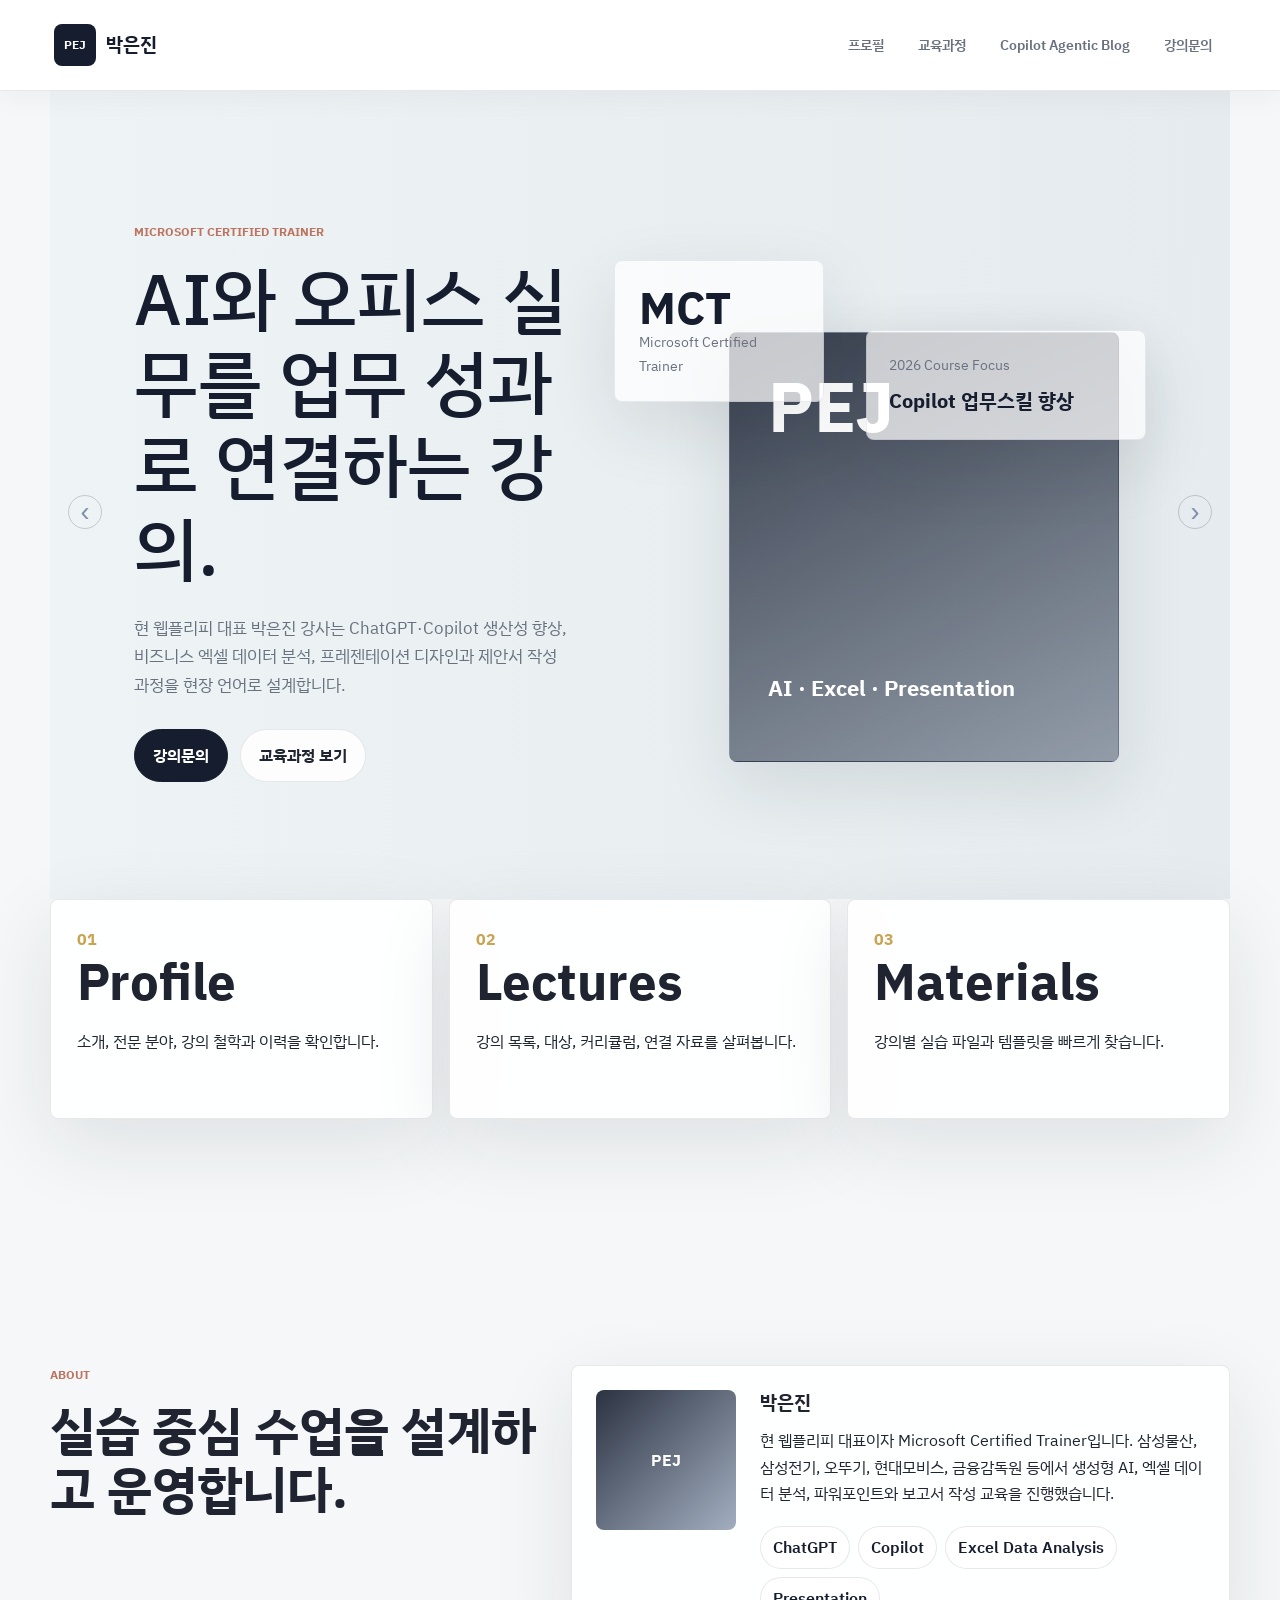
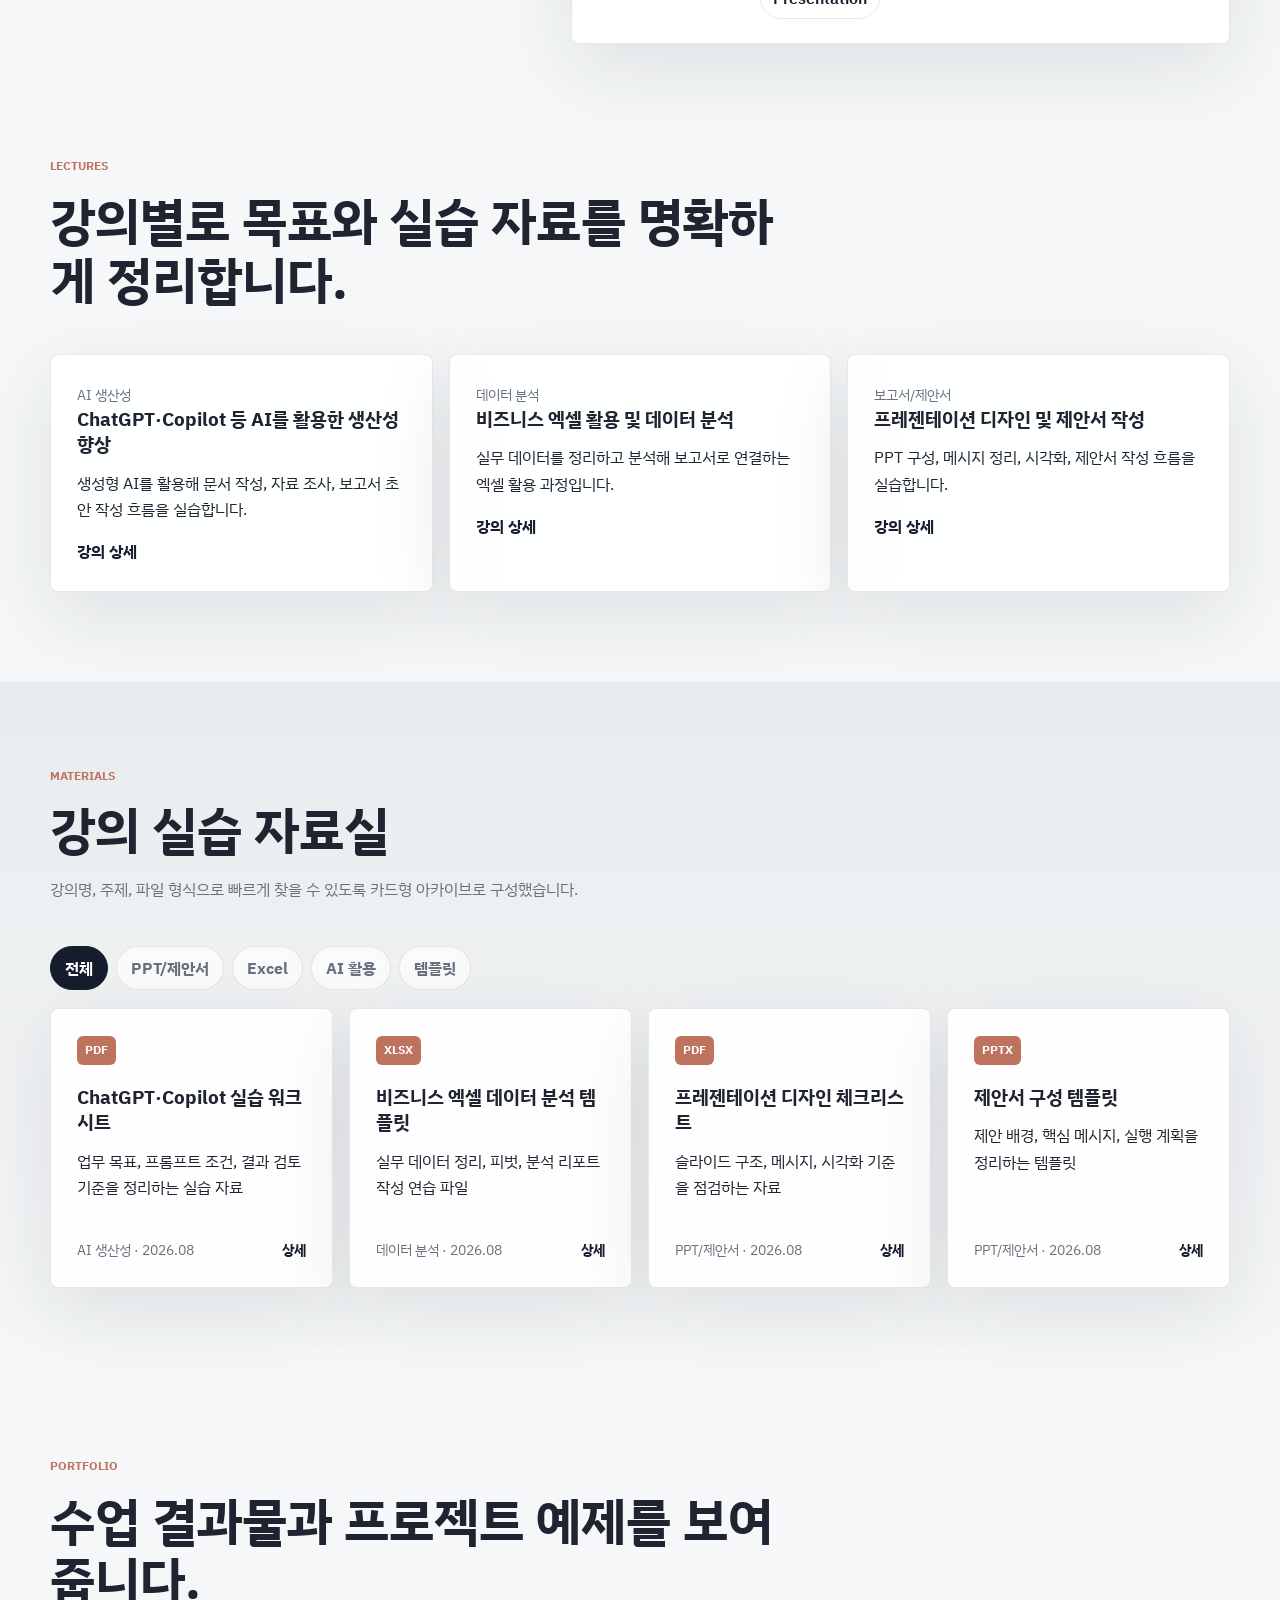
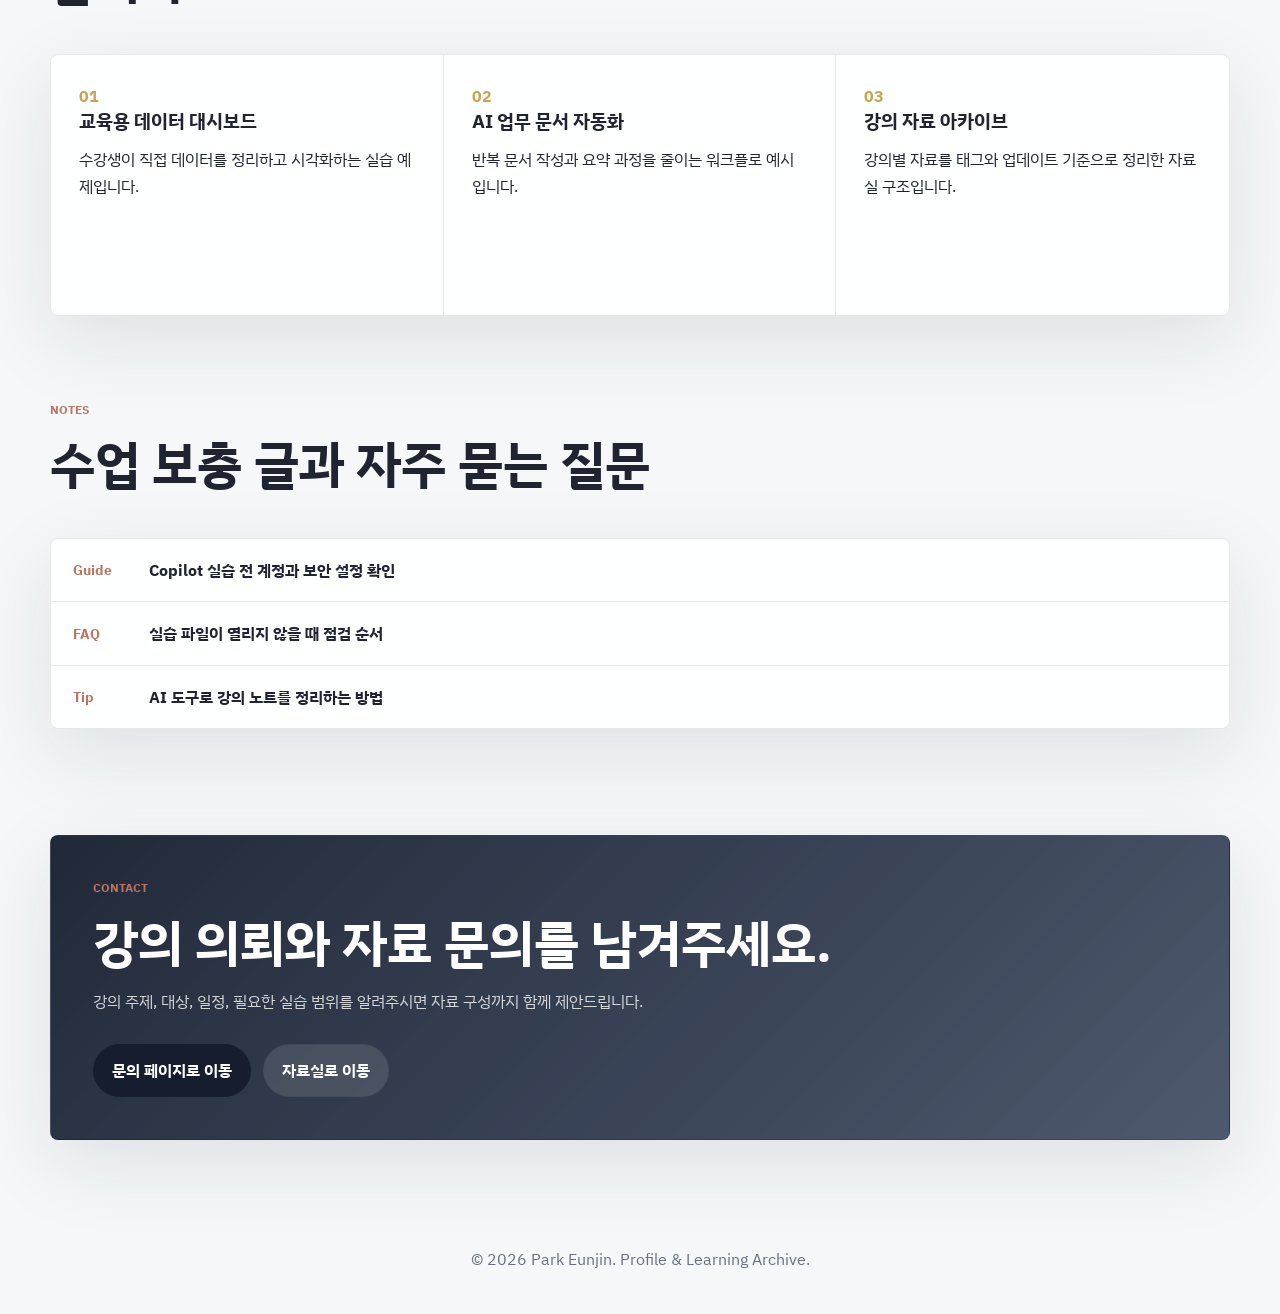
<file: index.html>
<!DOCTYPE html>
<html lang="ko">
<head>
    <meta charset="UTF-8">
    <meta name="viewport" content="width=device-width, initial-scale=1.0">
    <title>박은진 | 강의와 실습 자료실</title>
    <link rel="preconnect" href="https://fonts.googleapis.com">
    <link rel="preconnect" href="https://fonts.gstatic.com" crossorigin>
    <link href="https://fonts.googleapis.com/css2?family=Gowun+Dodum&family=IBM+Plex+Sans+KR:wght@400;500;600;700&display=swap" rel="stylesheet">
    <link rel="stylesheet" href="styles.css">
</head>
<body>
    <header class="site-header">
        <a class="brand" href="index.html" aria-label="홈으로 이동">
            <span class="brand-mark">PEJ</span>
            <span>박은진</span>
        </a>
        <button class="nav-toggle" type="button" aria-label="메뉴 열기" aria-expanded="false">
            <span></span>
            <span></span>
        </button>
        <nav class="site-nav" aria-label="주요 메뉴">
            <a href="profile.html">프로필</a>
            <a href="lectures.html">교육과정</a>
            <a href="copilot-agentic-blog.html">Copilot Agentic Blog</a>
            <a href="contact.html">강의문의</a>
        </nav>
    </header>

    <main id="home">
        <section class="hero section-shell">
            <button class="hero-arrow" type="button" aria-label="이전 소개 보기">‹</button>
            <div class="hero-copy reveal">
                <p class="eyebrow">Microsoft Certified Trainer</p>
                <h1>AI와 오피스 실무를 업무 성과로 연결하는 강의.</h1>
                <p class="hero-text">현 웹플리피 대표 박은진 강사는 ChatGPT·Copilot 생산성 향상, 비즈니스 엑셀 데이터 분석, 프레젠테이션 디자인과 제안서 작성 과정을 현장 언어로 설계합니다.</p>
                <div class="hero-actions">
                    <a class="button primary" href="contact.html">강의문의</a>
                    <a class="button secondary" href="lectures.html">교육과정 보기</a>
                </div>
            </div>
            <div class="hero-visual reveal" aria-label="대표 강의 키워드">
                <div class="visual-card main-card">
                    <span>PEJ</span>
                    <strong>AI · Excel · Presentation</strong>
                </div>
                <div class="visual-card stat-card">
                    <strong>MCT</strong>
                    <span>Microsoft Certified Trainer</span>
                </div>
                <div class="visual-card topic-card">
                    <span>2026 Course Focus</span>
                    <strong>Copilot 업무스킬 향상</strong>
                </div>
            </div>
            <button class="hero-arrow next" type="button" aria-label="다음 소개 보기">›</button>
        </section>

        <section class="section-shell summary-grid reveal" aria-label="운영 페이지 바로가기">
            <a class="summary-card" href="profile.html">
                <span>01</span>
                <h2>Profile</h2>
                <p>소개, 전문 분야, 강의 철학과 이력을 확인합니다.</p>
            </a>
            <a class="summary-card" href="lectures.html">
                <span>02</span>
                <h2>Lectures</h2>
                <p>강의 목록, 대상, 커리큘럼, 연결 자료를 살펴봅니다.</p>
            </a>
            <a class="summary-card" href="materials.html">
                <span>03</span>
                <h2>Materials</h2>
                <p>강의별 실습 파일과 템플릿을 빠르게 찾습니다.</p>
            </a>
        </section>

        <section id="about" class="section-shell split-section">
            <div class="section-heading reveal">
                <p class="eyebrow">About</p>
                <h2>실습 중심 수업을 설계하고 운영합니다.</h2>
            </div>
            <div class="profile-card reveal">
                <div class="portrait" aria-hidden="true">PEJ</div>
                <div>
                    <h3>박은진</h3>
                    <p>현 웹플리피 대표이자 Microsoft Certified Trainer입니다. 삼성물산, 삼성전기, 오뚜기, 현대모비스, 금융감독원 등에서 생성형 AI, 엑셀 데이터 분석, 파워포인트와 보고서 작성 교육을 진행했습니다.</p>
                    <ul class="tag-list" aria-label="전문 분야">
                        <li>ChatGPT</li>
                        <li>Copilot</li>
                        <li>Excel Data Analysis</li>
                        <li>Presentation</li>
                    </ul>
                </div>
            </div>
        </section>

        <section id="lectures" class="section-shell">
            <div class="section-heading reveal">
                <p class="eyebrow">Lectures</p>
                <h2>강의별로 목표와 실습 자료를 명확하게 정리합니다.</h2>
            </div>
            <div class="course-grid">
                <article class="course-card reveal">
                    <span>AI 생산성</span>
                    <h3>ChatGPT·Copilot 등 AI를 활용한 생산성 향상</h3>
                    <p>생성형 AI를 활용해 문서 작성, 자료 조사, 보고서 초안 작성 흐름을 실습합니다.</p>
                    <a href="lecture-detail.html">강의 상세</a>
                </article>
                <article class="course-card reveal">
                    <span>데이터 분석</span>
                    <h3>비즈니스 엑셀 활용 및 데이터 분석</h3>
                    <p>실무 데이터를 정리하고 분석해 보고서로 연결하는 엑셀 활용 과정입니다.</p>
                    <a href="lecture-detail.html">강의 상세</a>
                </article>
                <article class="course-card reveal">
                    <span>보고서/제안서</span>
                    <h3>프레젠테이션 디자인 및 제안서 작성</h3>
                    <p>PPT 구성, 메시지 정리, 시각화, 제안서 작성 흐름을 실습합니다.</p>
                    <a href="lecture-detail.html">강의 상세</a>
                </article>
            </div>
        </section>

        <section id="materials" class="materials-section">
            <div class="section-shell">
                <div class="section-heading reveal">
                    <p class="eyebrow">Materials</p>
                    <h2>강의 실습 자료실</h2>
                    <p>강의명, 주제, 파일 형식으로 빠르게 찾을 수 있도록 카드형 아카이브로 구성했습니다.</p>
                </div>
                <div class="filter-bar reveal" aria-label="자료 필터">
                    <button class="filter-chip active" type="button" data-filter="all">전체</button>
                    <button class="filter-chip" type="button" data-filter="ppt">PPT/제안서</button>
                    <button class="filter-chip" type="button" data-filter="excel">Excel</button>
                    <button class="filter-chip" type="button" data-filter="ai">AI 활용</button>
                    <button class="filter-chip" type="button" data-filter="template">템플릿</button>
                </div>
                <div class="material-grid">
                    <article class="material-card reveal" data-category="ai template">
                        <div>
                            <span class="file-type">PDF</span>
                            <h3>ChatGPT·Copilot 실습 워크시트</h3>
                            <p>업무 목표, 프롬프트 조건, 결과 검토 기준을 정리하는 실습 자료</p>
                        </div>
                        <footer>
                            <span>AI 생산성 · 2026.08</span>
                            <a href="material-detail.html">상세</a>
                        </footer>
                    </article>
                    <article class="material-card reveal" data-category="excel template">
                        <div>
                            <span class="file-type">XLSX</span>
                            <h3>비즈니스 엑셀 데이터 분석 템플릿</h3>
                            <p>실무 데이터 정리, 피벗, 분석 리포트 작성 연습 파일</p>
                        </div>
                        <footer>
                            <span>데이터 분석 · 2026.08</span>
                            <a href="material-detail.html">상세</a>
                        </footer>
                    </article>
                    <article class="material-card reveal" data-category="ai template">
                        <div>
                            <span class="file-type">PDF</span>
                            <h3>프레젠테이션 디자인 체크리스트</h3>
                            <p>슬라이드 구조, 메시지, 시각화 기준을 점검하는 자료</p>
                        </div>
                        <footer>
                            <span>PPT/제안서 · 2026.08</span>
                            <a href="material-detail.html">상세</a>
                        </footer>
                    </article>
                    <article class="material-card reveal" data-category="ppt template">
                        <div>
                            <span class="file-type">PPTX</span>
                            <h3>제안서 구성 템플릿</h3>
                            <p>제안 배경, 핵심 메시지, 실행 계획을 정리하는 템플릿</p>
                        </div>
                        <footer>
                            <span>PPT/제안서 · 2026.08</span>
                            <a href="material-detail.html">상세</a>
                        </footer>
                    </article>
                </div>
            </div>
        </section>

        <section id="portfolio" class="section-shell">
            <div class="section-heading reveal">
                <p class="eyebrow">Portfolio</p>
                <h2>수업 결과물과 프로젝트 예제를 보여줍니다.</h2>
            </div>
            <div class="portfolio-strip reveal">
                <article>
                    <span>01</span>
                    <h3>교육용 데이터 대시보드</h3>
                    <p>수강생이 직접 데이터를 정리하고 시각화하는 실습 예제입니다.</p>
                </article>
                <article>
                    <span>02</span>
                    <h3>AI 업무 문서 자동화</h3>
                    <p>반복 문서 작성과 요약 과정을 줄이는 워크플로 예시입니다.</p>
                </article>
                <article>
                    <span>03</span>
                    <h3>강의 자료 아카이브</h3>
                    <p>강의별 자료를 태그와 업데이트 기준으로 정리한 자료실 구조입니다.</p>
                </article>
            </div>
        </section>

        <section id="notes" class="section-shell notes-section">
            <div class="section-heading reveal">
                <p class="eyebrow">Notes</p>
                <h2>수업 보충 글과 자주 묻는 질문</h2>
            </div>
            <div class="note-list reveal">
                <a href="note-detail.html"><span>Guide</span> Copilot 실습 전 계정과 보안 설정 확인</a>
                <a href="note-detail.html"><span>FAQ</span> 실습 파일이 열리지 않을 때 점검 순서</a>
                <a href="note-detail.html"><span>Tip</span> AI 도구로 강의 노트를 정리하는 방법</a>
            </div>
        </section>

        <section id="contact" class="contact-section">
            <div class="section-shell contact-box reveal">
                <p class="eyebrow">Contact</p>
                <h2>강의 의뢰와 자료 문의를 남겨주세요.</h2>
                <p>강의 주제, 대상, 일정, 필요한 실습 범위를 알려주시면 자료 구성까지 함께 제안드립니다.</p>
                <div class="contact-actions">
                    <a class="button primary" href="contact.html">문의 페이지로 이동</a>
                    <a class="button secondary" href="materials.html">자료실로 이동</a>
                </div>
            </div>
        </section>
    </main>

    <footer class="site-footer">
        <p>© 2026 Park Eunjin. Profile & Learning Archive.</p>
    </footer>

    <script src="script.js"></script>
</body>
</html>
</file>
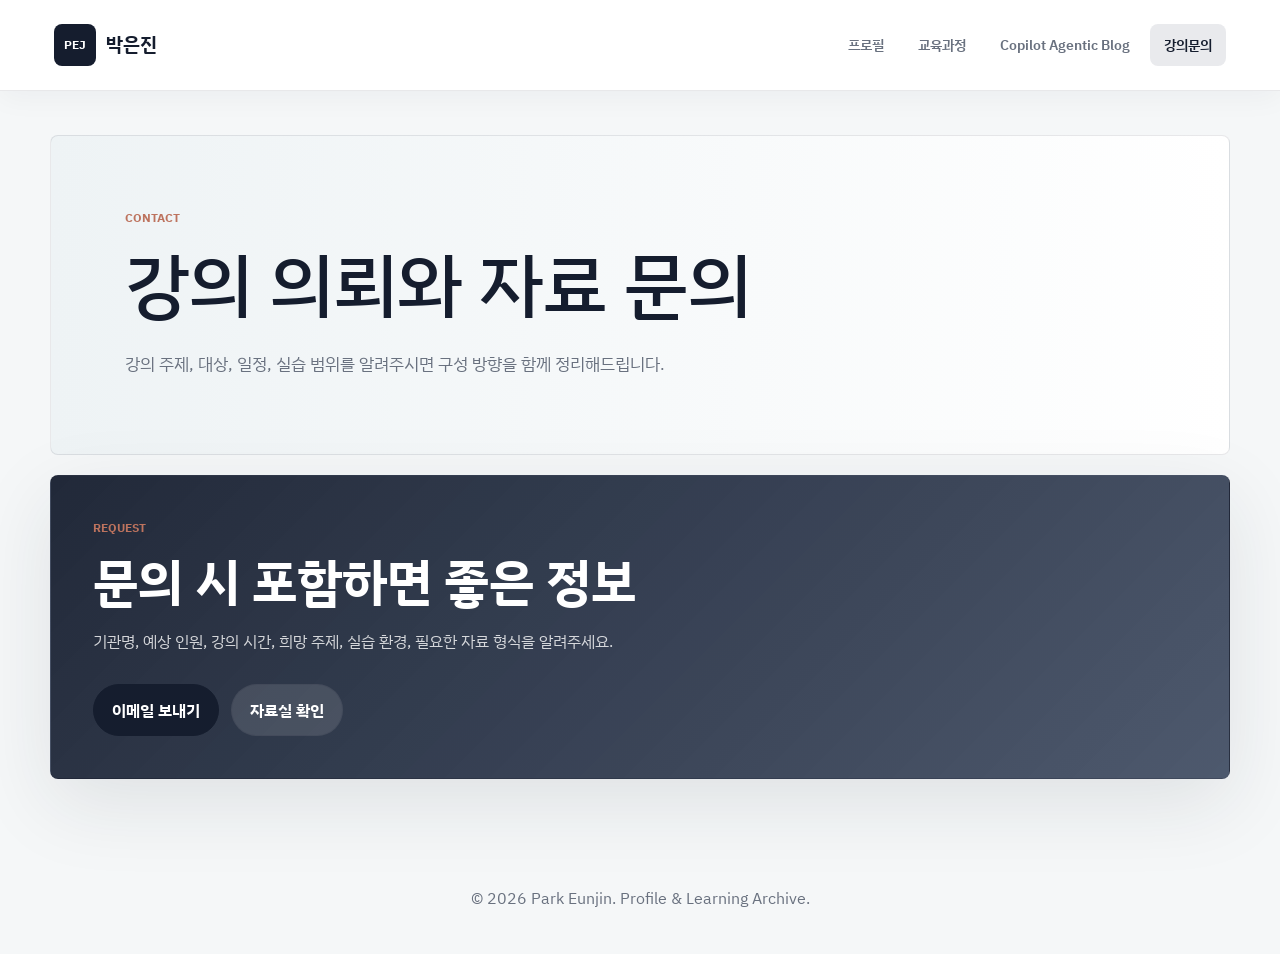
<file: contact.html>
<!DOCTYPE html>
<html lang="ko">
<head><meta charset="UTF-8"><meta name="viewport" content="width=device-width, initial-scale=1.0"><title>Contact | 박은진</title><link rel="preconnect" href="https://fonts.googleapis.com"><link rel="preconnect" href="https://fonts.gstatic.com" crossorigin><link href="https://fonts.googleapis.com/css2?family=Gowun+Dodum&family=IBM+Plex+Sans+KR:wght@400;500;600;700&display=swap" rel="stylesheet"><link rel="stylesheet" href="styles.css"></head>
<body><header class="site-header"><a class="brand" href="index.html"><span class="brand-mark">PEJ</span><span>박은진</span></a><button class="nav-toggle" type="button" aria-label="메뉴 열기" aria-expanded="false"><span></span><span></span></button><nav class="site-nav" aria-label="주요 메뉴"><a href="profile.html">프로필</a><a href="lectures.html">교육과정</a><a href="copilot-agentic-blog.html">Copilot Agentic Blog</a><a class="active" href="contact.html">강의문의</a></nav></header><main><section class="page-hero section-shell reveal"><p class="eyebrow">Contact</p><h1>강의 의뢰와 자료 문의</h1><p>강의 주제, 대상, 일정, 실습 범위를 알려주시면 구성 방향을 함께 정리해드립니다.</p></section><section class="contact-section"><div class="section-shell contact-box reveal"><p class="eyebrow">Request</p><h2>문의 시 포함하면 좋은 정보</h2><p>기관명, 예상 인원, 강의 시간, 희망 주제, 실습 환경, 필요한 자료 형식을 알려주세요.</p><div class="contact-actions"><a class="button primary" href="mailto:hello@example.com">이메일 보내기</a><a class="button secondary" href="materials.html">자료실 확인</a></div></div></section></main><footer class="site-footer"><p>© 2026 Park Eunjin. Profile & Learning Archive.</p></footer><script src="script.js"></script></body>
</html>
</file>
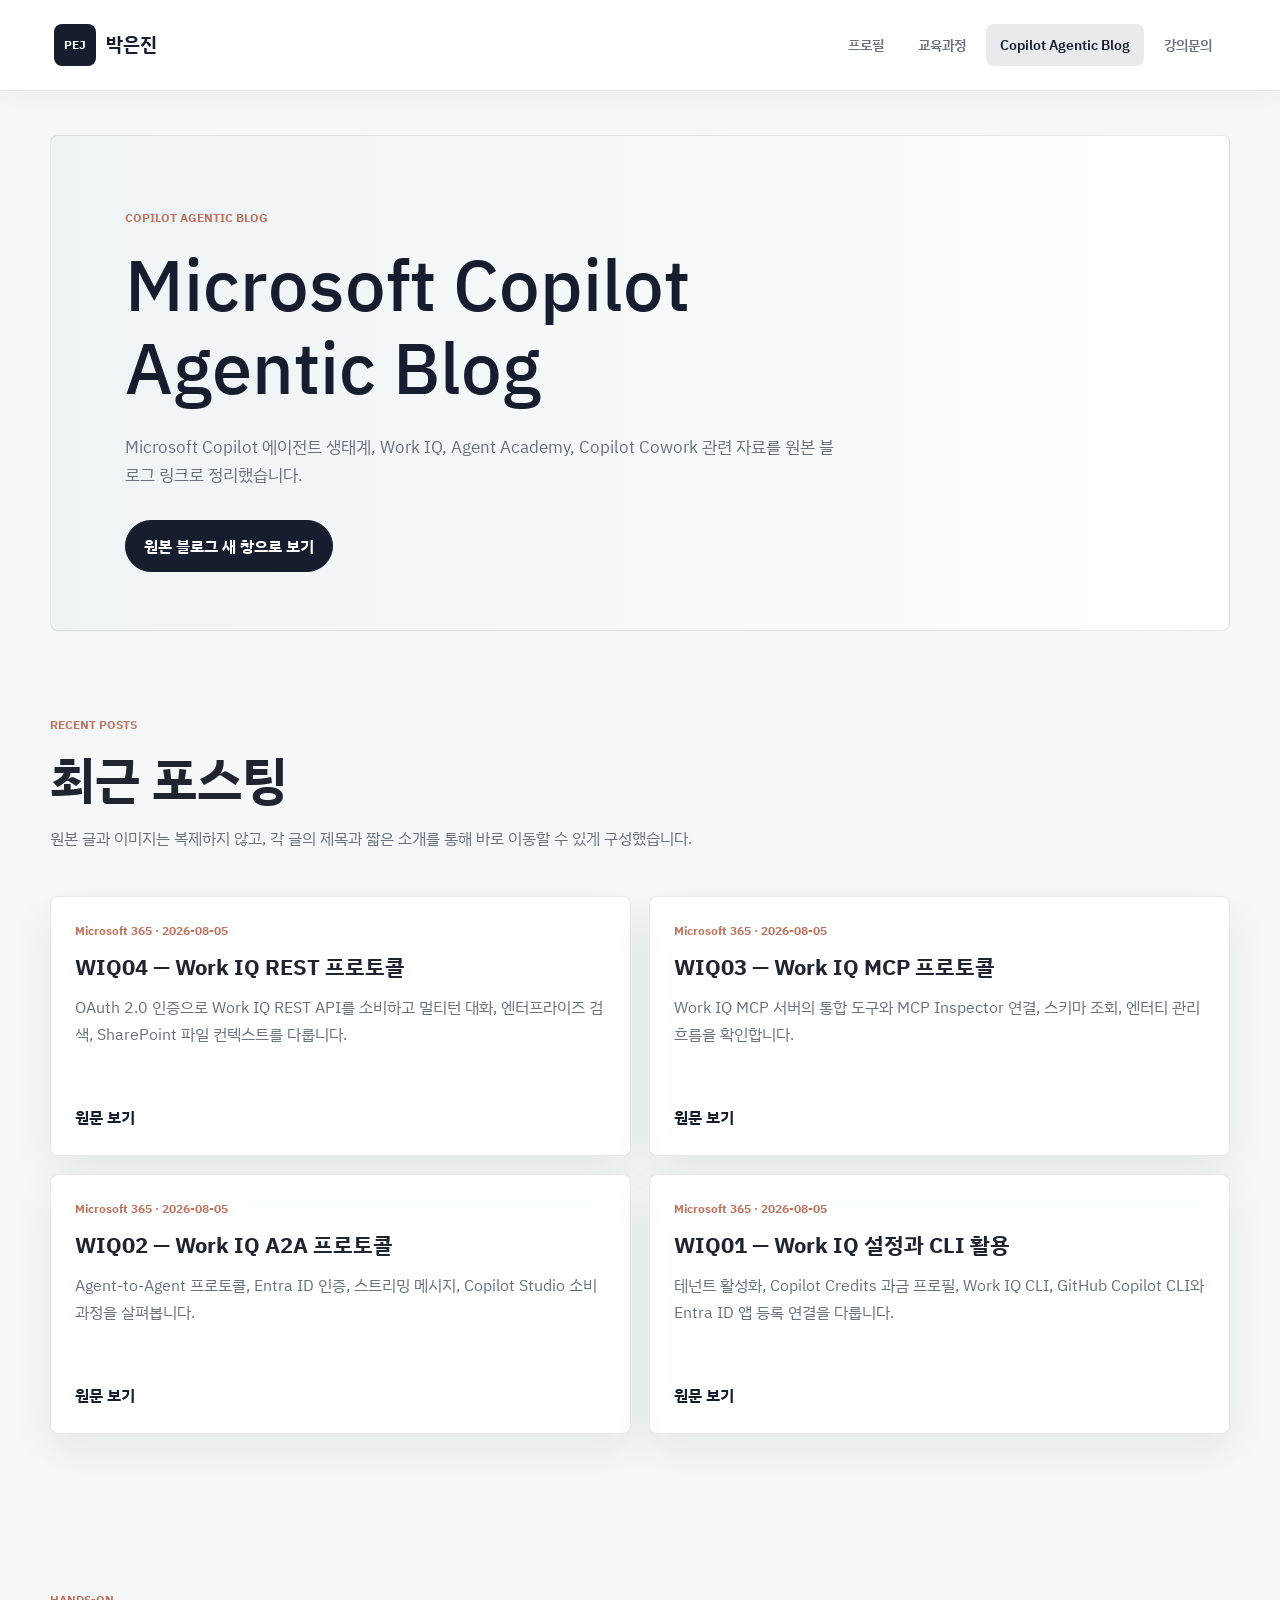
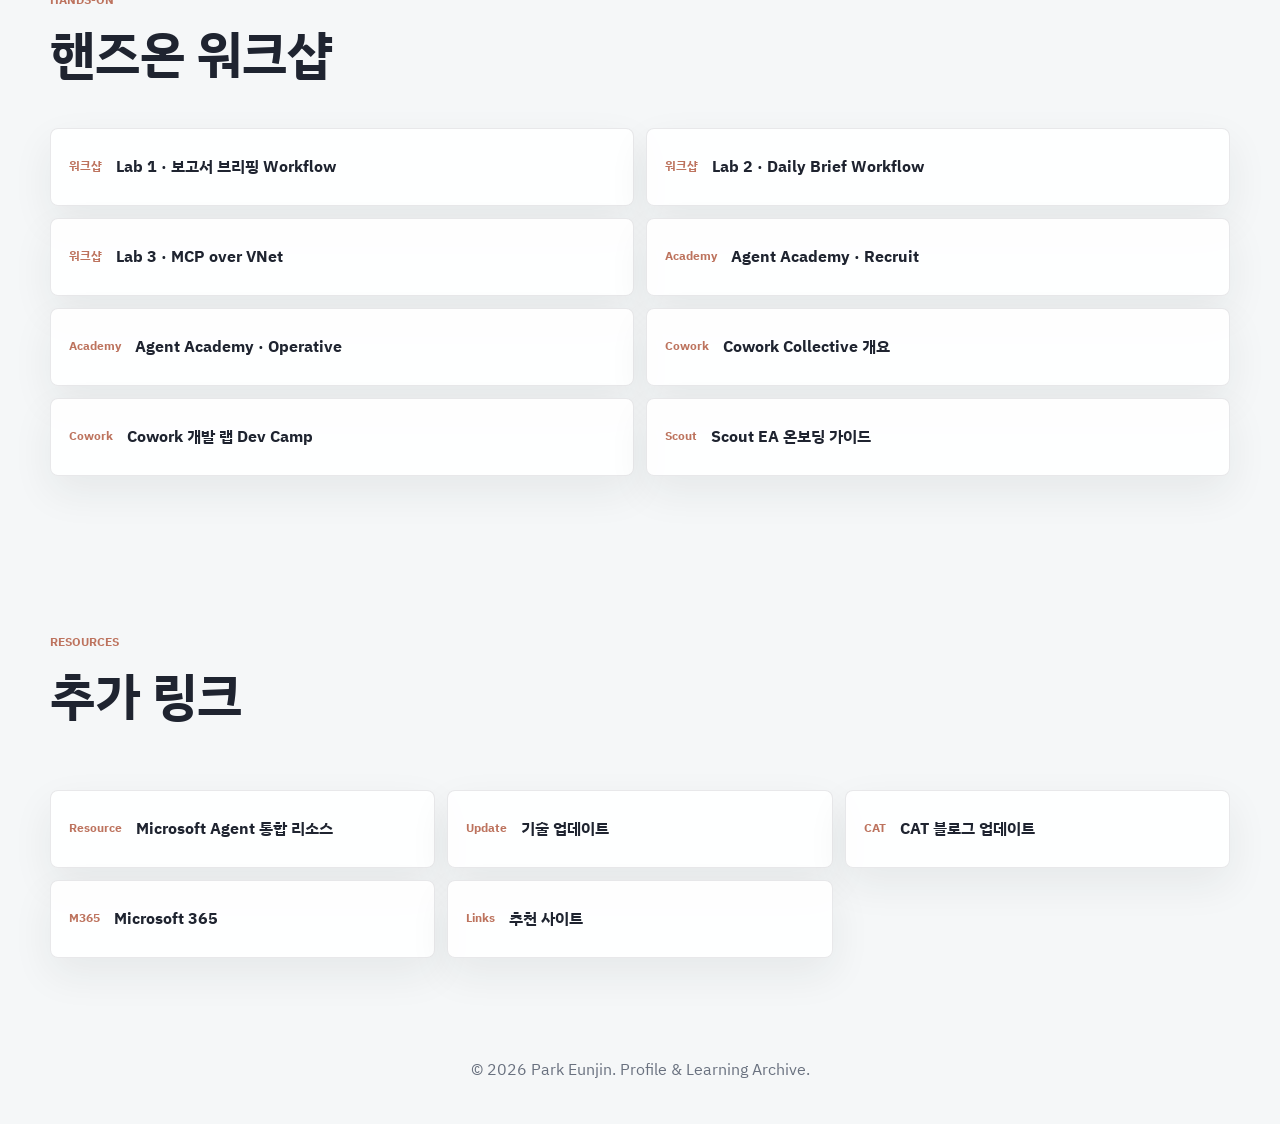
<file: copilot-agentic-blog.html>
<!DOCTYPE html>
<html lang="ko">
<head>
    <meta charset="UTF-8">
    <meta name="viewport" content="width=device-width, initial-scale=1.0">
    <title>Copilot Agentic Blog | 박은진</title>
    <link rel="preconnect" href="https://fonts.googleapis.com">
    <link rel="preconnect" href="https://fonts.gstatic.com" crossorigin>
    <link href="https://fonts.googleapis.com/css2?family=Gowun+Dodum&family=IBM+Plex+Sans+KR:wght@400;500;600;700&display=swap" rel="stylesheet">
    <link rel="stylesheet" href="styles.css">
</head>
<body>
    <header class="site-header">
        <a class="brand" href="index.html"><span class="brand-mark">PEJ</span><span>박은진</span></a>
        <button class="nav-toggle" type="button" aria-label="메뉴 열기" aria-expanded="false"><span></span><span></span></button>
        <nav class="site-nav" aria-label="주요 메뉴">
            <a href="profile.html">프로필</a>
            <a href="lectures.html">교육과정</a>
            <a class="active" href="copilot-agentic-blog.html">Copilot Agentic Blog</a>
            <a href="contact.html">강의문의</a>
        </nav>
    </header>

    <main>
        <section class="page-hero section-shell reveal">
            <p class="eyebrow">Copilot Agentic Blog</p>
            <h1>Microsoft Copilot Agentic Blog</h1>
            <p>Microsoft Copilot 에이전트 생태계, Work IQ, Agent Academy, Copilot Cowork 관련 자료를 원본 블로그 링크로 정리했습니다.</p>
            <div class="hero-actions">
                <a class="button primary" href="https://chichoi1991.github.io/Agent_Blog/" target="_blank" rel="noopener noreferrer">원본 블로그 새 창으로 보기</a>
            </div>
        </section>

        <section class="section-shell blog-directory reveal" aria-label="Copilot Agentic Blog 링크 모음">
            <div class="section-heading">
                <p class="eyebrow">Recent Posts</p>
                <h2>최근 포스팅</h2>
                <p>원본 글과 이미지는 복제하지 않고, 각 글의 제목과 짧은 소개를 통해 바로 이동할 수 있게 구성했습니다.</p>
            </div>
            <div class="blog-card-grid">
                <article class="blog-link-card"><span>Microsoft 365 · 2026-08-05</span><h3>WIQ04 — Work IQ REST 프로토콜</h3><p>OAuth 2.0 인증으로 Work IQ REST API를 소비하고 멀티턴 대화, 엔터프라이즈 검색, SharePoint 파일 컨텍스트를 다룹니다.</p><a href="https://chichoi1991.github.io/Agent_Blog/chapters/m365-7-work-iq-rest/" target="_blank" rel="noopener noreferrer">원문 보기</a></article>
                <article class="blog-link-card"><span>Microsoft 365 · 2026-08-05</span><h3>WIQ03 — Work IQ MCP 프로토콜</h3><p>Work IQ MCP 서버의 통합 도구와 MCP Inspector 연결, 스키마 조회, 엔터티 관리 흐름을 확인합니다.</p><a href="https://chichoi1991.github.io/Agent_Blog/chapters/m365-6-work-iq-mcp/" target="_blank" rel="noopener noreferrer">원문 보기</a></article>
                <article class="blog-link-card"><span>Microsoft 365 · 2026-08-05</span><h3>WIQ02 — Work IQ A2A 프로토콜</h3><p>Agent-to-Agent 프로토콜, Entra ID 인증, 스트리밍 메시지, Copilot Studio 소비 과정을 살펴봅니다.</p><a href="https://chichoi1991.github.io/Agent_Blog/chapters/m365-5-work-iq-a2a/" target="_blank" rel="noopener noreferrer">원문 보기</a></article>
                <article class="blog-link-card"><span>Microsoft 365 · 2026-08-05</span><h3>WIQ01 — Work IQ 설정과 CLI 활용</h3><p>테넌트 활성화, Copilot Credits 과금 프로필, Work IQ CLI, GitHub Copilot CLI와 Entra ID 앱 등록 연결을 다룹니다.</p><a href="https://chichoi1991.github.io/Agent_Blog/chapters/m365-4-work-iq-setup-and-cli/" target="_blank" rel="noopener noreferrer">원문 보기</a></article>
            </div>
        </section>

        <section class="section-shell blog-directory reveal" aria-label="핸즈온 워크샵 링크 모음">
            <div class="section-heading">
                <p class="eyebrow">Hands-on</p>
                <h2>핸즈온 워크샵</h2>
            </div>
            <div class="blog-link-list">
                <a href="https://chichoi1991.github.io/Agent_Blog/chapters/newcslab1-overview/" target="_blank" rel="noopener noreferrer"><span>워크샵</span> Lab 1 · 보고서 브리핑 Workflow</a>
                <a href="https://chichoi1991.github.io/Agent_Blog/chapters/newcslab2-daily-brief/" target="_blank" rel="noopener noreferrer"><span>워크샵</span> Lab 2 · Daily Brief Workflow</a>
                <a href="https://chichoi1991.github.io/Agent_Blog/chapters/newcslab3-mcp-vnet/" target="_blank" rel="noopener noreferrer"><span>워크샵</span> Lab 3 · MCP over VNet</a>
                <a href="https://chichoi1991.github.io/Agent_Blog/chapters/academy-arecruit/" target="_blank" rel="noopener noreferrer"><span>Academy</span> Agent Academy · Recruit</a>
                <a href="https://chichoi1991.github.io/Agent_Blog/chapters/academy-aoperative/" target="_blank" rel="noopener noreferrer"><span>Academy</span> Agent Academy · Operative</a>
                <a href="https://chichoi1991.github.io/Agent_Blog/chapters/cowork0-overview/" target="_blank" rel="noopener noreferrer"><span>Cowork</span> Cowork Collective 개요</a>
                <a href="https://chichoi1991.github.io/Agent_Blog/chapters/cowork-dc0-setup/" target="_blank" rel="noopener noreferrer"><span>Cowork</span> Cowork 개발 랩 Dev Camp</a>
                <a href="https://chichoi1991.github.io/Agent_Blog/chapters/scout-1-ea-onboarding/" target="_blank" rel="noopener noreferrer"><span>Scout</span> Scout EA 온보딩 가이드</a>
            </div>
        </section>

        <section class="section-shell blog-directory reveal" aria-label="추가 리소스 링크 모음">
            <div class="section-heading">
                <p class="eyebrow">Resources</p>
                <h2>추가 링크</h2>
            </div>
            <div class="blog-link-list compact">
                <a href="https://chichoi1991.github.io/Agent_Blog/agent-resources/" target="_blank" rel="noopener noreferrer"><span>Resource</span> Microsoft Agent 통합 리소스</a>
                <a href="https://chichoi1991.github.io/Agent_Blog/updates/" target="_blank" rel="noopener noreferrer"><span>Update</span> 기술 업데이트</a>
                <a href="https://chichoi1991.github.io/Agent_Blog/catblog/" target="_blank" rel="noopener noreferrer"><span>CAT</span> CAT 블로그 업데이트</a>
                <a href="https://chichoi1991.github.io/Agent_Blog/m365/" target="_blank" rel="noopener noreferrer"><span>M365</span> Microsoft 365</a>
                <a href="https://chichoi1991.github.io/Agent_Blog/resources/" target="_blank" rel="noopener noreferrer"><span>Links</span> 추천 사이트</a>
            </div>
        </section>
    </main>

    <footer class="site-footer"><p>© 2026 Park Eunjin. Profile & Learning Archive.</p></footer>
    <script src="script.js"></script>
</body>
</html>
</file>
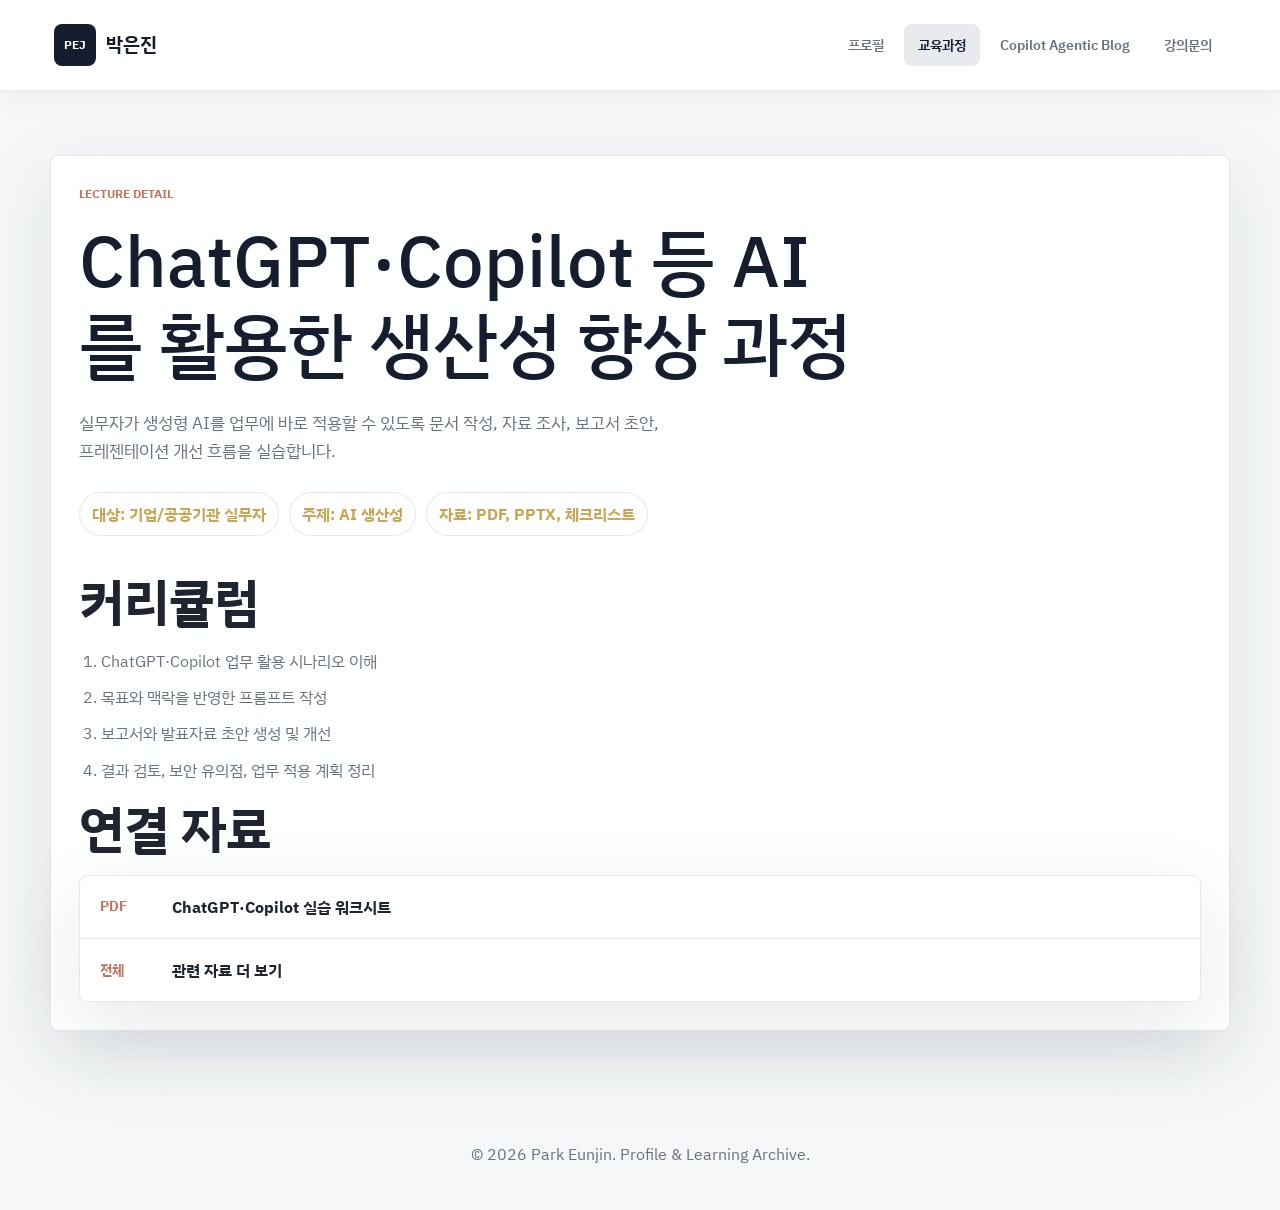
<file: lecture-detail.html>
<!DOCTYPE html>
<html lang="ko">
<head>
    <meta charset="UTF-8">
    <meta name="viewport" content="width=device-width, initial-scale=1.0">
    <title>강의 상세 | 박은진</title>
    <link rel="preconnect" href="https://fonts.googleapis.com">
    <link rel="preconnect" href="https://fonts.gstatic.com" crossorigin>
    <link href="https://fonts.googleapis.com/css2?family=Gowun+Dodum&family=IBM+Plex+Sans+KR:wght@400;500;600;700&display=swap" rel="stylesheet">
    <link rel="stylesheet" href="styles.css">
</head>
<body>
    <header class="site-header"><a class="brand" href="index.html"><span class="brand-mark">PEJ</span><span>박은진</span></a><button class="nav-toggle" type="button" aria-label="메뉴 열기" aria-expanded="false"><span></span><span></span></button><nav class="site-nav" aria-label="주요 메뉴"><a href="profile.html">프로필</a><a class="active" href="lectures.html">교육과정</a><a href="copilot-agentic-blog.html">Copilot Agentic Blog</a><a href="contact.html">강의문의</a></nav></header>
    <main>
        <article class="section-shell detail-page reveal">
            <p class="eyebrow">Lecture Detail</p>
            <h1>ChatGPT·Copilot 등 AI를 활용한 생산성 향상 과정</h1>
            <p class="hero-text">실무자가 생성형 AI를 업무에 바로 적용할 수 있도록 문서 작성, 자료 조사, 보고서 초안, 프레젠테이션 개선 흐름을 실습합니다.</p>
            <div class="detail-meta"><span>대상: 기업/공공기관 실무자</span><span>주제: AI 생산성</span><span>자료: PDF, PPTX, 체크리스트</span></div>
            <h2>커리큘럼</h2>
            <ol class="step-list"><li>ChatGPT·Copilot 업무 활용 시나리오 이해</li><li>목표와 맥락을 반영한 프롬프트 작성</li><li>보고서와 발표자료 초안 생성 및 개선</li><li>결과 검토, 보안 유의점, 업무 적용 계획 정리</li></ol>
            <h2>연결 자료</h2>
            <div class="mini-list"><a href="material-detail.html"><span>PDF</span> ChatGPT·Copilot 실습 워크시트</a><a href="materials.html"><span>전체</span> 관련 자료 더 보기</a></div>
        </article>
    </main>
    <footer class="site-footer"><p>© 2026 Park Eunjin. Profile & Learning Archive.</p></footer><script src="script.js"></script>
</body>
</html>
</file>
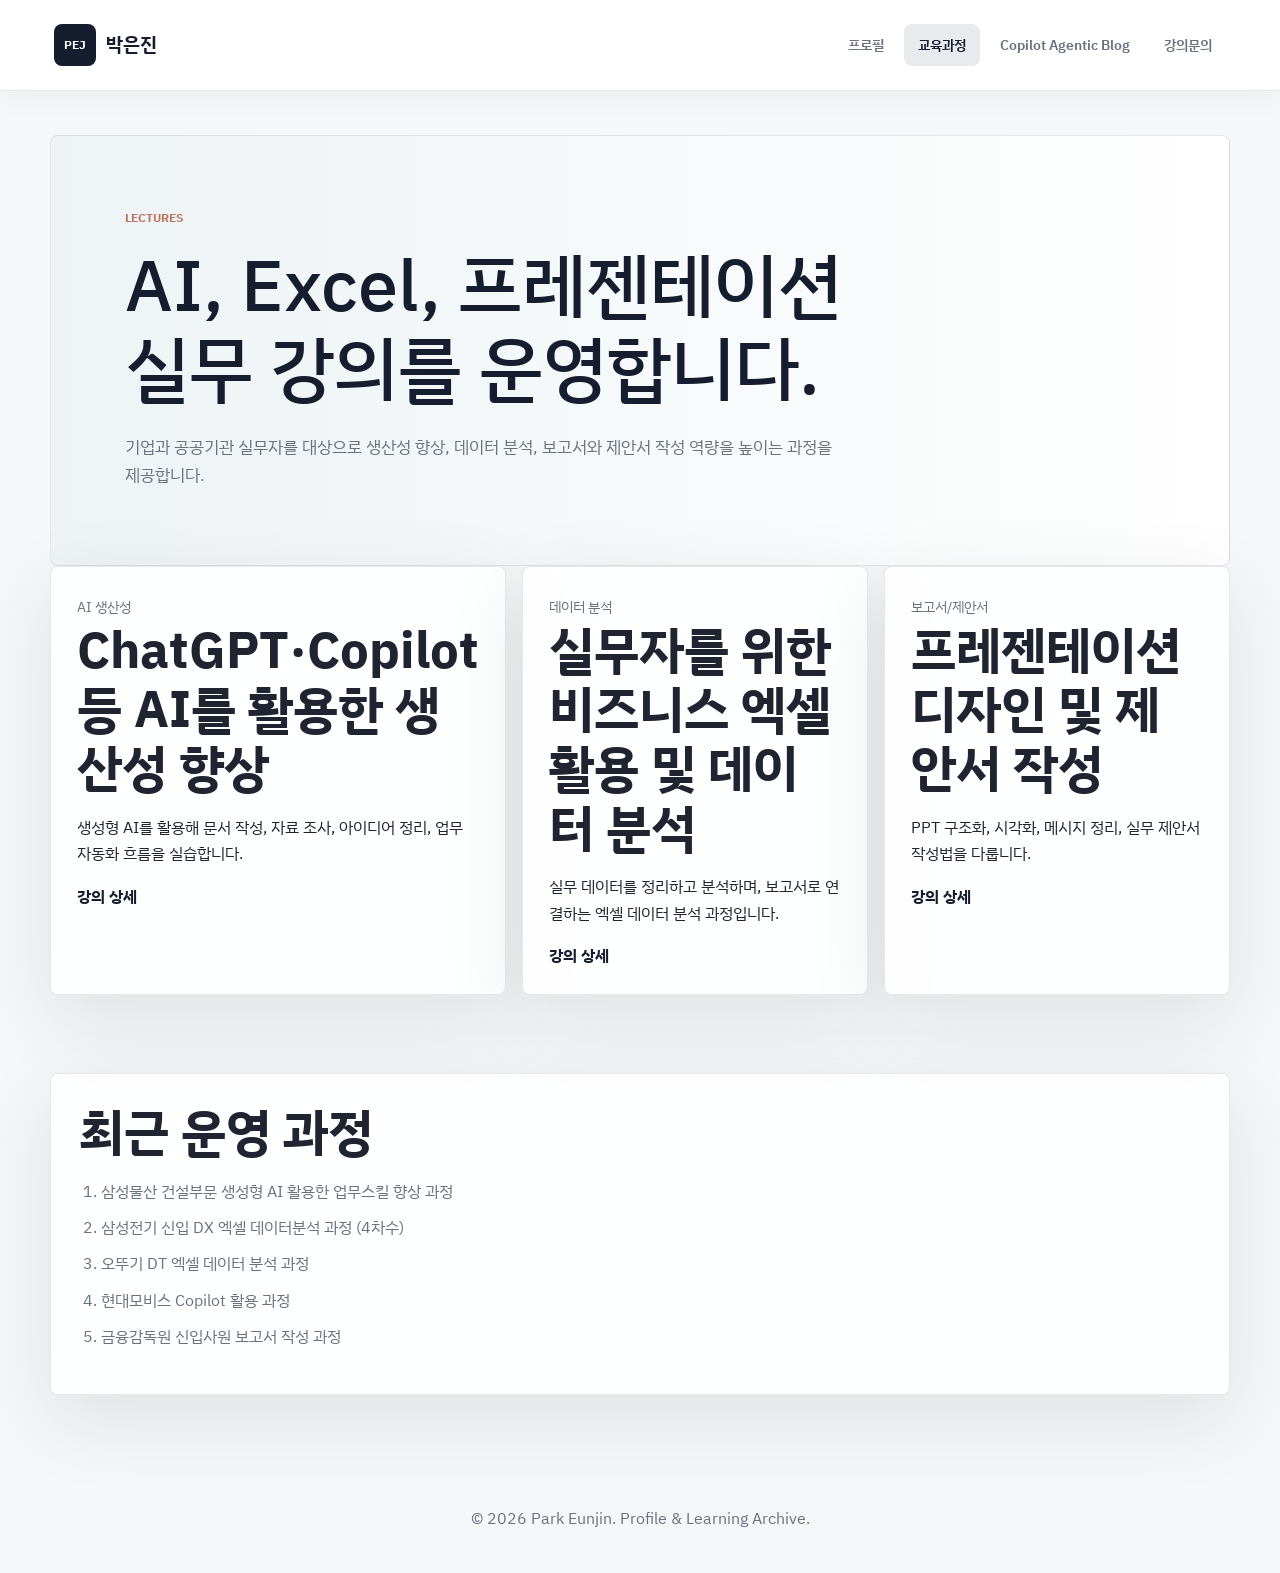
<file: lectures.html>
<!DOCTYPE html>
<html lang="ko">
<head><meta charset="UTF-8"><meta name="viewport" content="width=device-width, initial-scale=1.0"><title>Lectures | 박은진</title><link rel="preconnect" href="https://fonts.googleapis.com"><link rel="preconnect" href="https://fonts.gstatic.com" crossorigin><link href="https://fonts.googleapis.com/css2?family=Gowun+Dodum&family=IBM+Plex+Sans+KR:wght@400;500;600;700&display=swap" rel="stylesheet"><link rel="stylesheet" href="styles.css"></head>
<body><header class="site-header"><a class="brand" href="index.html"><span class="brand-mark">PEJ</span><span>박은진</span></a><button class="nav-toggle" type="button" aria-label="메뉴 열기" aria-expanded="false"><span></span><span></span></button><nav class="site-nav" aria-label="주요 메뉴"><a href="profile.html">프로필</a><a class="active" href="lectures.html">교육과정</a><a href="copilot-agentic-blog.html">Copilot Agentic Blog</a><a href="contact.html">강의문의</a></nav></header><main><section class="page-hero section-shell reveal"><p class="eyebrow">Lectures</p><h1>AI, Excel, 프레젠테이션 실무 강의를 운영합니다.</h1><p>기업과 공공기관 실무자를 대상으로 생산성 향상, 데이터 분석, 보고서와 제안서 작성 역량을 높이는 과정을 제공합니다.</p></section><section class="section-shell course-grid page-grid"><article class="course-card reveal"><span>AI 생산성</span><h2>ChatGPT·Copilot 등 AI를 활용한 생산성 향상</h2><p>생성형 AI를 활용해 문서 작성, 자료 조사, 아이디어 정리, 업무 자동화 흐름을 실습합니다.</p><a href="lecture-detail.html">강의 상세</a></article><article class="course-card reveal"><span>데이터 분석</span><h2>실무자를 위한 비즈니스 엑셀 활용 및 데이터 분석</h2><p>실무 데이터를 정리하고 분석하며, 보고서로 연결하는 엑셀 데이터 분석 과정입니다.</p><a href="lecture-detail.html">강의 상세</a></article><article class="course-card reveal"><span>보고서/제안서</span><h2>프레젠테이션 디자인 및 제안서 작성</h2><p>PPT 구조화, 시각화, 메시지 정리, 실무 제안서 작성법을 다룹니다.</p><a href="lecture-detail.html">강의 상세</a></article></section><section class="section-shell lecture-history reveal"><h2>최근 운영 과정</h2><ol><li>삼성물산 건설부문 생성형 AI 활용한 업무스킬 향상 과정</li><li>삼성전기 신입 DX 엑셀 데이터분석 과정 (4차수)</li><li>오뚜기 DT 엑셀 데이터 분석 과정</li><li>현대모비스 Copilot 활용 과정</li><li>금융감독원 신입사원 보고서 작성 과정</li></ol></section></main><footer class="site-footer"><p>© 2026 Park Eunjin. Profile & Learning Archive.</p></footer><script src="script.js"></script></body>
</html>
</file>
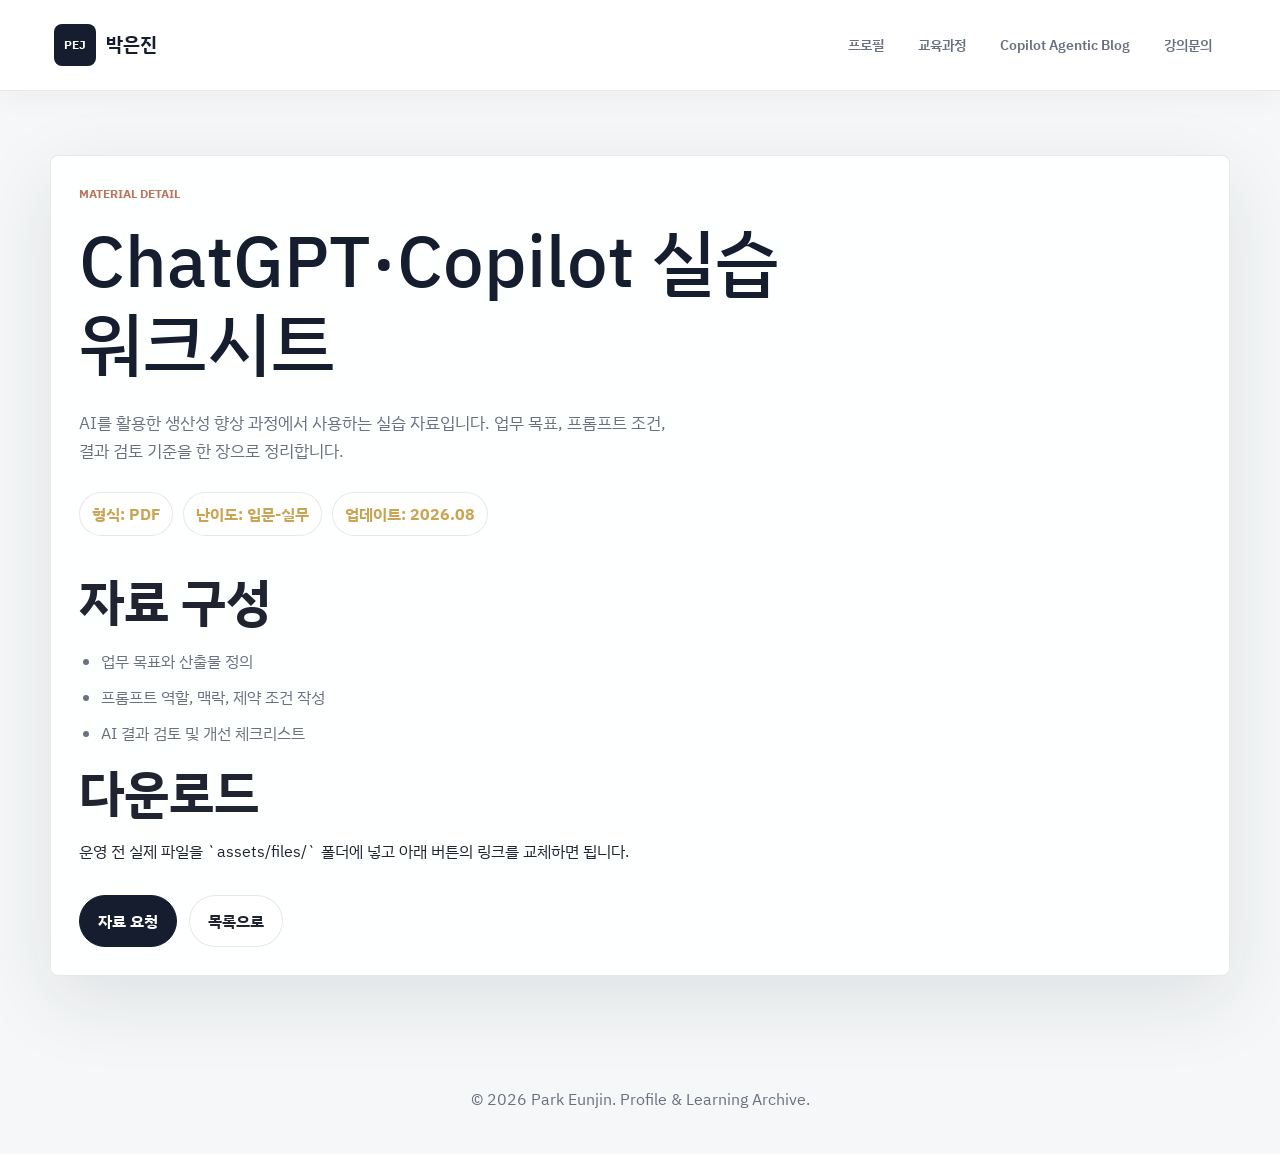
<file: material-detail.html>
<!DOCTYPE html>
<html lang="ko">
<head>
    <meta charset="UTF-8">
    <meta name="viewport" content="width=device-width, initial-scale=1.0">
    <title>자료 상세 | 박은진</title>
    <link rel="preconnect" href="https://fonts.googleapis.com">
    <link rel="preconnect" href="https://fonts.gstatic.com" crossorigin>
    <link href="https://fonts.googleapis.com/css2?family=Gowun+Dodum&family=IBM+Plex+Sans+KR:wght@400;500;600;700&display=swap" rel="stylesheet">
    <link rel="stylesheet" href="styles.css">
</head>
<body>
    <header class="site-header"><a class="brand" href="index.html"><span class="brand-mark">PEJ</span><span>박은진</span></a><button class="nav-toggle" type="button" aria-label="메뉴 열기" aria-expanded="false"><span></span><span></span></button><nav class="site-nav" aria-label="주요 메뉴"><a href="profile.html">프로필</a><a href="lectures.html">교육과정</a><a href="copilot-agentic-blog.html">Copilot Agentic Blog</a><a href="contact.html">강의문의</a></nav></header>
    <main>
        <article class="section-shell detail-page reveal">
            <p class="eyebrow">Material Detail</p>
            <h1>ChatGPT·Copilot 실습 워크시트</h1>
            <p class="hero-text">AI를 활용한 생산성 향상 과정에서 사용하는 실습 자료입니다. 업무 목표, 프롬프트 조건, 결과 검토 기준을 한 장으로 정리합니다.</p>
            <div class="detail-meta"><span>형식: PDF</span><span>난이도: 입문-실무</span><span>업데이트: 2026.08</span></div>
            <h2>자료 구성</h2>
            <ul class="step-list"><li>업무 목표와 산출물 정의</li><li>프롬프트 역할, 맥락, 제약 조건 작성</li><li>AI 결과 검토 및 개선 체크리스트</li></ul>
            <h2>다운로드</h2>
            <p>운영 전 실제 파일을 `assets/files/` 폴더에 넣고 아래 버튼의 링크를 교체하면 됩니다.</p>
            <div class="hero-actions"><a class="button primary" href="contact.html">자료 요청</a><a class="button secondary" href="materials.html">목록으로</a></div>
        </article>
    </main>
    <footer class="site-footer"><p>© 2026 Park Eunjin. Profile & Learning Archive.</p></footer><script src="script.js"></script>
</body>
</html>
</file>
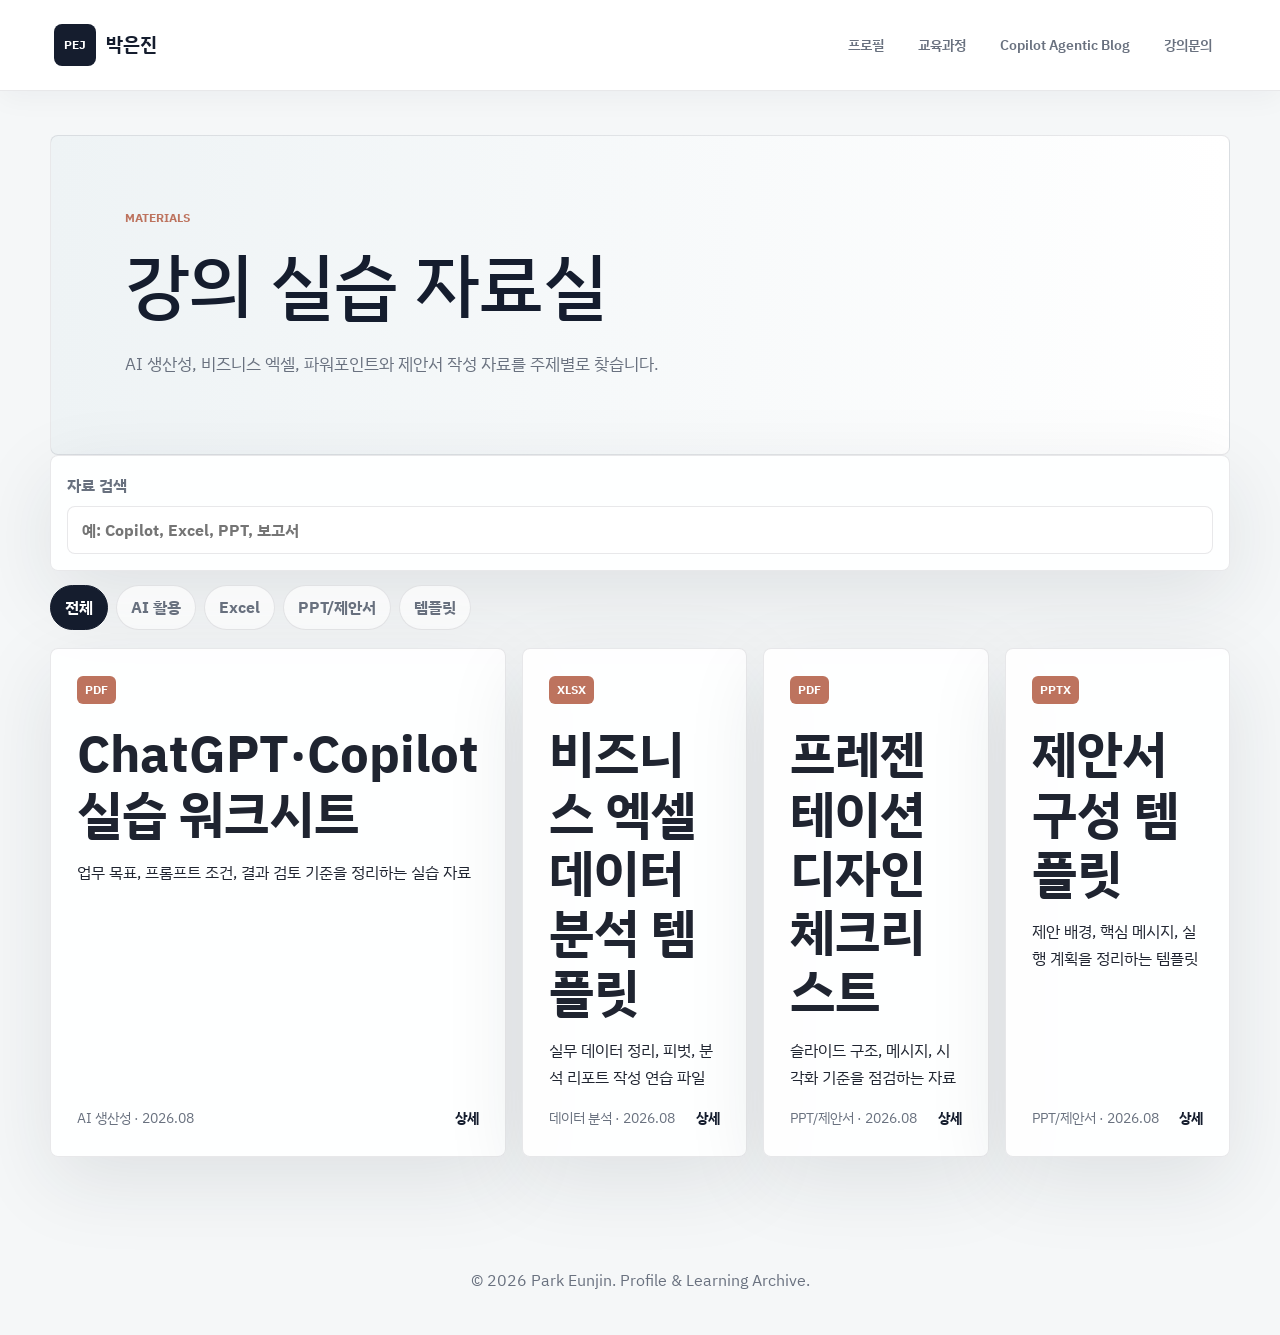
<file: materials.html>
<!DOCTYPE html>
<html lang="ko">
<head>
    <meta charset="UTF-8">
    <meta name="viewport" content="width=device-width, initial-scale=1.0">
    <title>Materials | 박은진</title>
    <link rel="preconnect" href="https://fonts.googleapis.com">
    <link rel="preconnect" href="https://fonts.gstatic.com" crossorigin>
    <link href="https://fonts.googleapis.com/css2?family=Gowun+Dodum&family=IBM+Plex+Sans+KR:wght@400;500;600;700&display=swap" rel="stylesheet">
    <link rel="stylesheet" href="styles.css">
</head>
<body>
    <header class="site-header">
        <a class="brand" href="index.html"><span class="brand-mark">PEJ</span><span>박은진</span></a>
        <button class="nav-toggle" type="button" aria-label="메뉴 열기" aria-expanded="false"><span></span><span></span></button>
        <nav class="site-nav" aria-label="주요 메뉴">
            <a href="profile.html">프로필</a>
            <a href="lectures.html">교육과정</a>
            <a href="copilot-agentic-blog.html">Copilot Agentic Blog</a>
            <a href="contact.html">강의문의</a>
        </nav>
    </header>

    <main>
        <section class="page-hero section-shell reveal">
            <p class="eyebrow">Materials</p>
            <h1>강의 실습 자료실</h1>
            <p>AI 생산성, 비즈니스 엑셀, 파워포인트와 제안서 작성 자료를 주제별로 찾습니다.</p>
        </section>

        <section class="section-shell materials-section flat">
            <label class="search-box reveal">
                <span>자료 검색</span>
                <input class="material-search" type="search" placeholder="예: Copilot, Excel, PPT, 보고서" aria-label="자료 검색">
            </label>
            <div class="filter-bar reveal" aria-label="자료 필터">
                <button class="filter-chip active" type="button" data-filter="all">전체</button>
                <button class="filter-chip" type="button" data-filter="ai">AI 활용</button>
                <button class="filter-chip" type="button" data-filter="excel">Excel</button>
                <button class="filter-chip" type="button" data-filter="ppt">PPT/제안서</button>
                <button class="filter-chip" type="button" data-filter="template">템플릿</button>
            </div>
            <div class="material-grid">
                <article class="material-card reveal" data-category="ai template" data-title="ChatGPT Copilot 실습 워크시트">
                    <div><span class="file-type">PDF</span><h2>ChatGPT·Copilot 실습 워크시트</h2><p>업무 목표, 프롬프트 조건, 결과 검토 기준을 정리하는 실습 자료</p></div>
                    <footer><span>AI 생산성 · 2026.08</span><a href="material-detail.html">상세</a></footer>
                </article>
                <article class="material-card reveal" data-category="excel template" data-title="비즈니스 엑셀 데이터 분석 템플릿">
                    <div><span class="file-type">XLSX</span><h2>비즈니스 엑셀 데이터 분석 템플릿</h2><p>실무 데이터 정리, 피벗, 분석 리포트 작성 연습 파일</p></div>
                    <footer><span>데이터 분석 · 2026.08</span><a href="material-detail.html">상세</a></footer>
                </article>
                <article class="material-card reveal" data-category="ppt template" data-title="프레젠테이션 디자인 체크리스트">
                    <div><span class="file-type">PDF</span><h2>프레젠테이션 디자인 체크리스트</h2><p>슬라이드 구조, 메시지, 시각화 기준을 점검하는 자료</p></div>
                    <footer><span>PPT/제안서 · 2026.08</span><a href="material-detail.html">상세</a></footer>
                </article>
                <article class="material-card reveal" data-category="ppt template" data-title="제안서 구성 템플릿">
                    <div><span class="file-type">PPTX</span><h2>제안서 구성 템플릿</h2><p>제안 배경, 핵심 메시지, 실행 계획을 정리하는 템플릿</p></div>
                    <footer><span>PPT/제안서 · 2026.08</span><a href="material-detail.html">상세</a></footer>
                </article>
            </div>
        </section>
    </main>

    <footer class="site-footer"><p>© 2026 Park Eunjin. Profile & Learning Archive.</p></footer>
    <script src="data/materials.js"></script>
    <script src="script.js"></script>
</body>
</html>
</file>
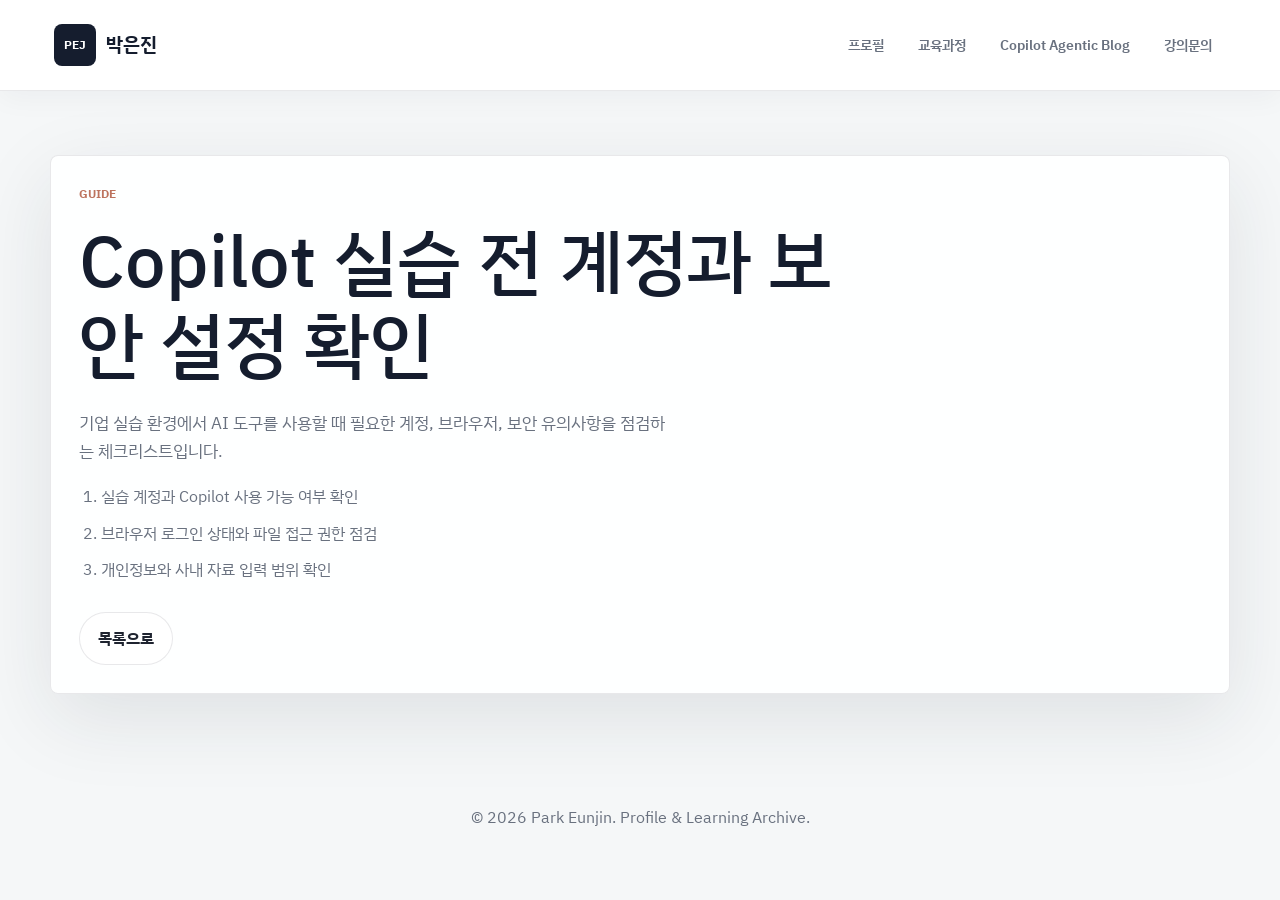
<file: note-detail.html>
<!DOCTYPE html>
<html lang="ko">
<head><meta charset="UTF-8"><meta name="viewport" content="width=device-width, initial-scale=1.0"><title>노트 상세 | 박은진</title><link rel="preconnect" href="https://fonts.googleapis.com"><link rel="preconnect" href="https://fonts.gstatic.com" crossorigin><link href="https://fonts.googleapis.com/css2?family=Gowun+Dodum&family=IBM+Plex+Sans+KR:wght@400;500;600;700&display=swap" rel="stylesheet"><link rel="stylesheet" href="styles.css"></head>
<body><header class="site-header"><a class="brand" href="index.html"><span class="brand-mark">PEJ</span><span>박은진</span></a><button class="nav-toggle" type="button" aria-label="메뉴 열기" aria-expanded="false"><span></span><span></span></button><nav class="site-nav" aria-label="주요 메뉴"><a href="profile.html">프로필</a><a href="lectures.html">교육과정</a><a href="copilot-agentic-blog.html">Copilot Agentic Blog</a><a href="contact.html">강의문의</a></nav></header><main><article class="section-shell detail-page reveal"><p class="eyebrow">Guide</p><h1>Copilot 실습 전 계정과 보안 설정 확인</h1><p class="hero-text">기업 실습 환경에서 AI 도구를 사용할 때 필요한 계정, 브라우저, 보안 유의사항을 점검하는 체크리스트입니다.</p><ol class="step-list"><li>실습 계정과 Copilot 사용 가능 여부 확인</li><li>브라우저 로그인 상태와 파일 접근 권한 점검</li><li>개인정보와 사내 자료 입력 범위 확인</li></ol><div class="hero-actions"><a class="button secondary" href="notes.html">목록으로</a></div></article></main><footer class="site-footer"><p>© 2026 Park Eunjin. Profile & Learning Archive.</p></footer><script src="script.js"></script></body>
</html>
</file>
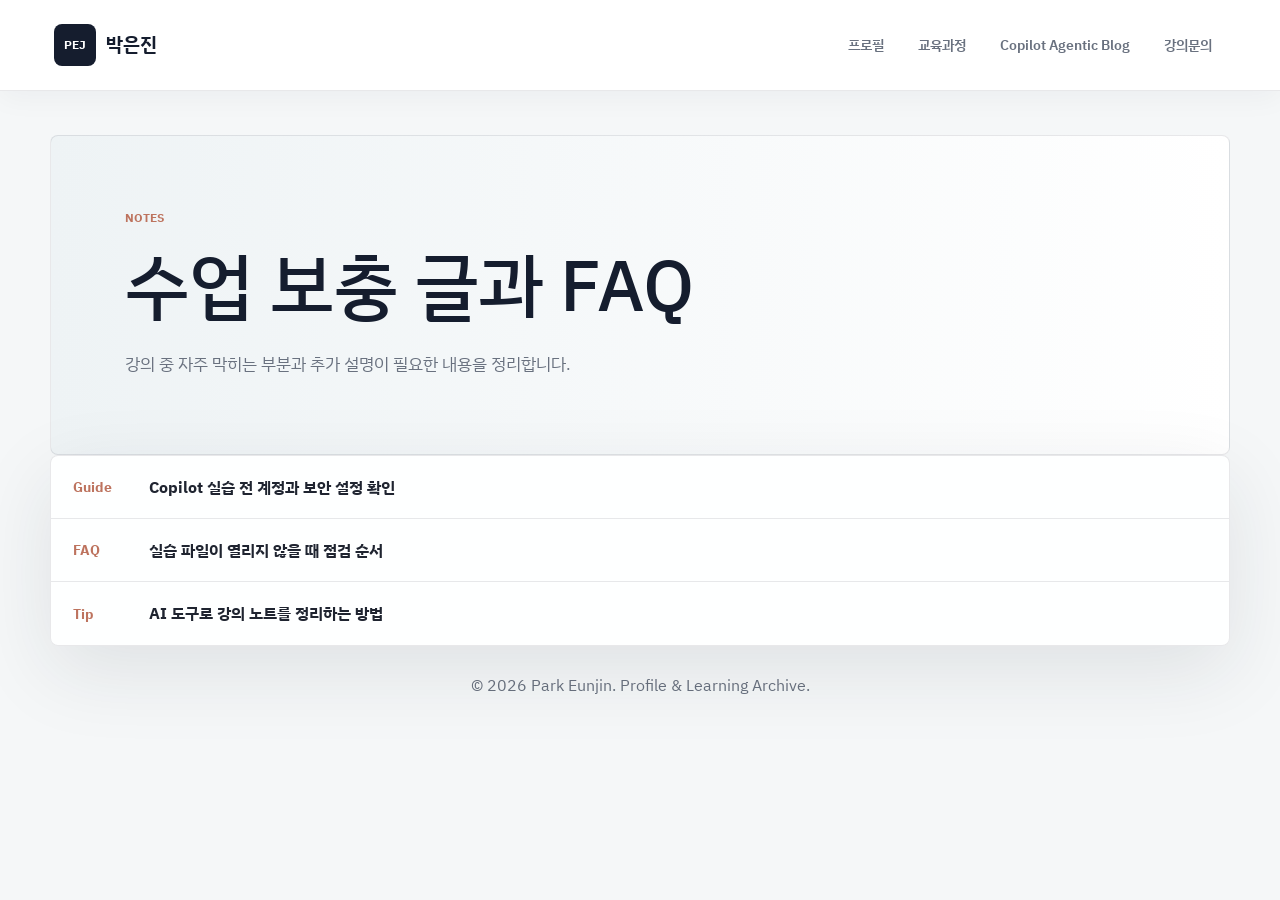
<file: notes.html>
<!DOCTYPE html>
<html lang="ko">
<head><meta charset="UTF-8"><meta name="viewport" content="width=device-width, initial-scale=1.0"><title>Notes | 박은진</title><link rel="preconnect" href="https://fonts.googleapis.com"><link rel="preconnect" href="https://fonts.gstatic.com" crossorigin><link href="https://fonts.googleapis.com/css2?family=Gowun+Dodum&family=IBM+Plex+Sans+KR:wght@400;500;600;700&display=swap" rel="stylesheet"><link rel="stylesheet" href="styles.css"></head>
<body><header class="site-header"><a class="brand" href="index.html"><span class="brand-mark">PEJ</span><span>박은진</span></a><button class="nav-toggle" type="button" aria-label="메뉴 열기" aria-expanded="false"><span></span><span></span></button><nav class="site-nav" aria-label="주요 메뉴"><a href="profile.html">프로필</a><a href="lectures.html">교육과정</a><a href="copilot-agentic-blog.html">Copilot Agentic Blog</a><a href="contact.html">강의문의</a></nav></header><main><section class="page-hero section-shell reveal"><p class="eyebrow">Notes</p><h1>수업 보충 글과 FAQ</h1><p>강의 중 자주 막히는 부분과 추가 설명이 필요한 내용을 정리합니다.</p></section><section class="section-shell note-list reveal"><a href="note-detail.html"><span>Guide</span> Copilot 실습 전 계정과 보안 설정 확인</a><a href="note-detail.html"><span>FAQ</span> 실습 파일이 열리지 않을 때 점검 순서</a><a href="note-detail.html"><span>Tip</span> AI 도구로 강의 노트를 정리하는 방법</a></section></main><footer class="site-footer"><p>© 2026 Park Eunjin. Profile & Learning Archive.</p></footer><script src="script.js"></script></body>
</html>
</file>
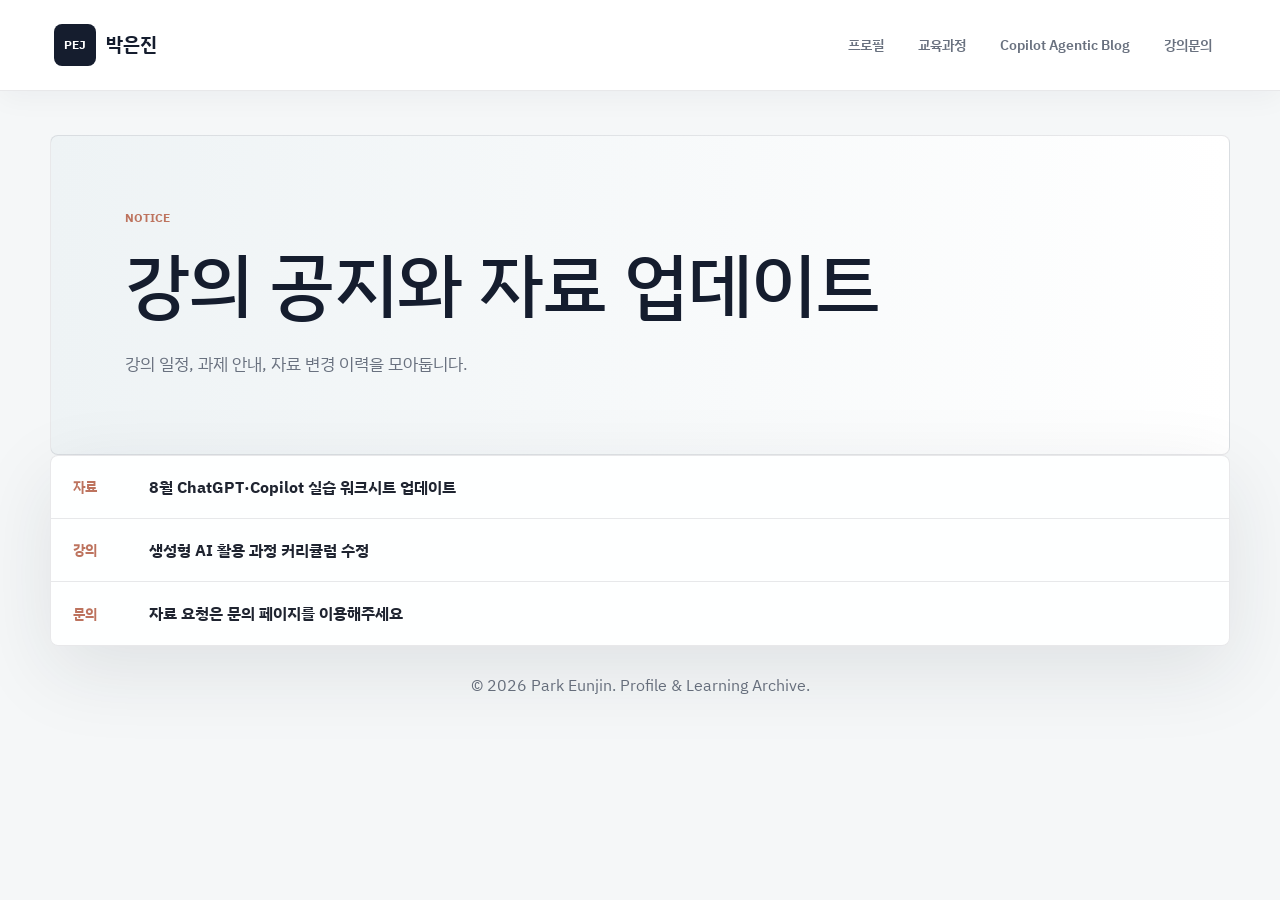
<file: notice.html>
<!DOCTYPE html>
<html lang="ko">
<head><meta charset="UTF-8"><meta name="viewport" content="width=device-width, initial-scale=1.0"><title>Notice | 박은진</title><link rel="preconnect" href="https://fonts.googleapis.com"><link rel="preconnect" href="https://fonts.gstatic.com" crossorigin><link href="https://fonts.googleapis.com/css2?family=Gowun+Dodum&family=IBM+Plex+Sans+KR:wght@400;500;600;700&display=swap" rel="stylesheet"><link rel="stylesheet" href="styles.css"></head>
<body><header class="site-header"><a class="brand" href="index.html"><span class="brand-mark">PEJ</span><span>박은진</span></a><button class="nav-toggle" type="button" aria-label="메뉴 열기" aria-expanded="false"><span></span><span></span></button><nav class="site-nav" aria-label="주요 메뉴"><a href="profile.html">프로필</a><a href="lectures.html">교육과정</a><a href="copilot-agentic-blog.html">Copilot Agentic Blog</a><a href="contact.html">강의문의</a></nav></header><main><section class="page-hero section-shell reveal"><p class="eyebrow">Notice</p><h1>강의 공지와 자료 업데이트</h1><p>강의 일정, 과제 안내, 자료 변경 이력을 모아둡니다.</p></section><section class="section-shell note-list reveal"><a href="materials.html"><span>자료</span> 8월 ChatGPT·Copilot 실습 워크시트 업데이트</a><a href="lectures.html"><span>강의</span> 생성형 AI 활용 과정 커리큘럼 수정</a><a href="contact.html"><span>문의</span> 자료 요청은 문의 페이지를 이용해주세요</a></section></main><footer class="site-footer"><p>© 2026 Park Eunjin. Profile & Learning Archive.</p></footer><script src="script.js"></script></body>
</html>
</file>
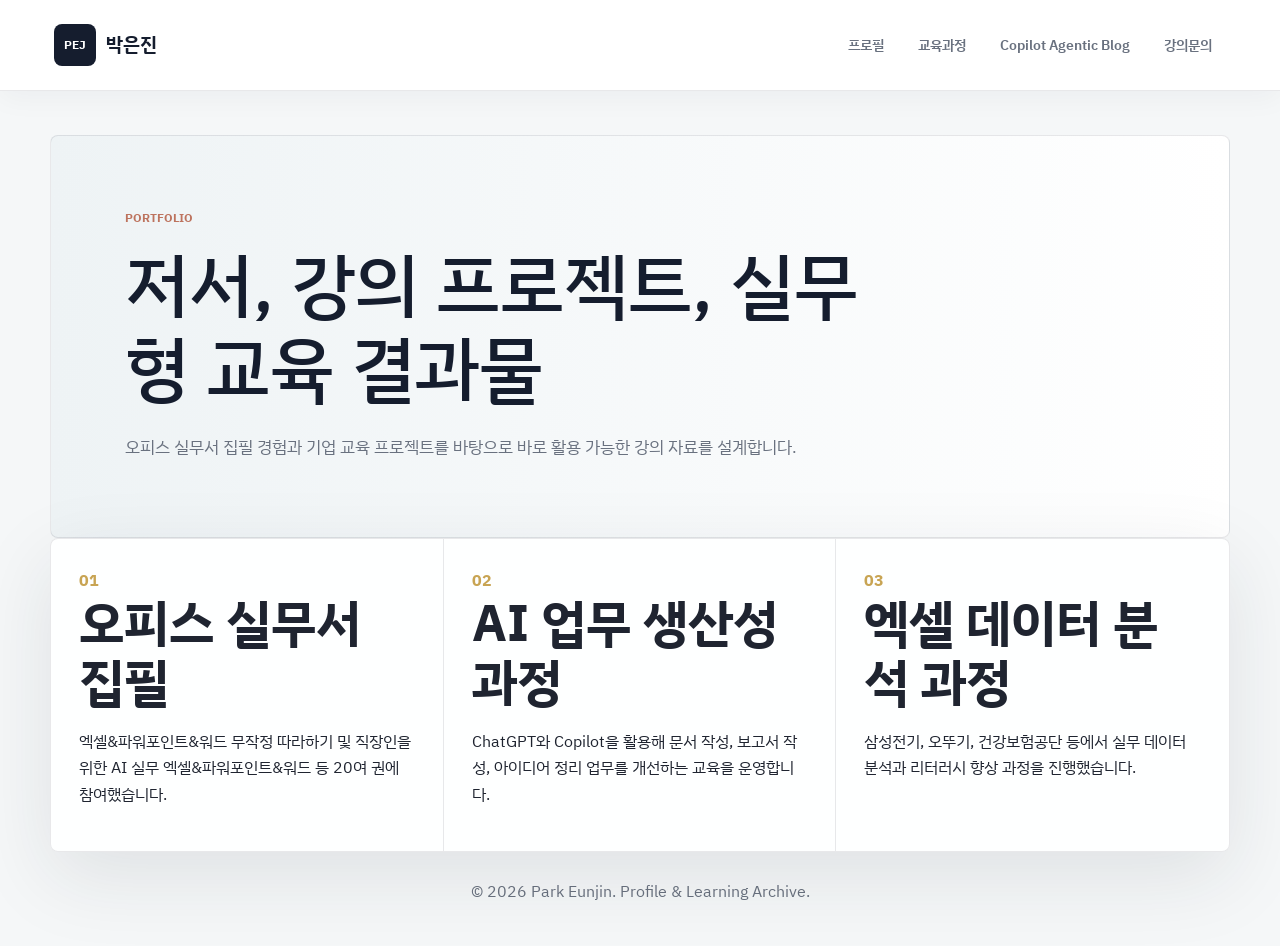
<file: portfolio.html>
<!DOCTYPE html>
<html lang="ko">
<head><meta charset="UTF-8"><meta name="viewport" content="width=device-width, initial-scale=1.0"><title>Portfolio | 박은진</title><link rel="preconnect" href="https://fonts.googleapis.com"><link rel="preconnect" href="https://fonts.gstatic.com" crossorigin><link href="https://fonts.googleapis.com/css2?family=Gowun+Dodum&family=IBM+Plex+Sans+KR:wght@400;500;600;700&display=swap" rel="stylesheet"><link rel="stylesheet" href="styles.css"></head>
<body><header class="site-header"><a class="brand" href="index.html"><span class="brand-mark">PEJ</span><span>박은진</span></a><button class="nav-toggle" type="button" aria-label="메뉴 열기" aria-expanded="false"><span></span><span></span></button><nav class="site-nav" aria-label="주요 메뉴"><a href="profile.html">프로필</a><a href="lectures.html">교육과정</a><a href="copilot-agentic-blog.html">Copilot Agentic Blog</a><a href="contact.html">강의문의</a></nav></header><main><section class="page-hero section-shell reveal"><p class="eyebrow">Portfolio</p><h1>저서, 강의 프로젝트, 실무형 교육 결과물</h1><p>오피스 실무서 집필 경험과 기업 교육 프로젝트를 바탕으로 바로 활용 가능한 강의 자료를 설계합니다.</p></section><section class="section-shell portfolio-strip reveal"><article><span>01</span><h2>오피스 실무서 집필</h2><p>엑셀&파워포인트&워드 무작정 따라하기 및 직장인을 위한 AI 실무 엑셀&파워포인트&워드 등 20여 권에 참여했습니다.</p></article><article><span>02</span><h2>AI 업무 생산성 과정</h2><p>ChatGPT와 Copilot을 활용해 문서 작성, 보고서 작성, 아이디어 정리 업무를 개선하는 교육을 운영합니다.</p></article><article><span>03</span><h2>엑셀 데이터 분석 과정</h2><p>삼성전기, 오뚜기, 건강보험공단 등에서 실무 데이터 분석과 리터러시 향상 과정을 진행했습니다.</p></article></section></main><footer class="site-footer"><p>© 2026 Park Eunjin. Profile & Learning Archive.</p></footer><script src="script.js"></script></body>
</html>
</file>
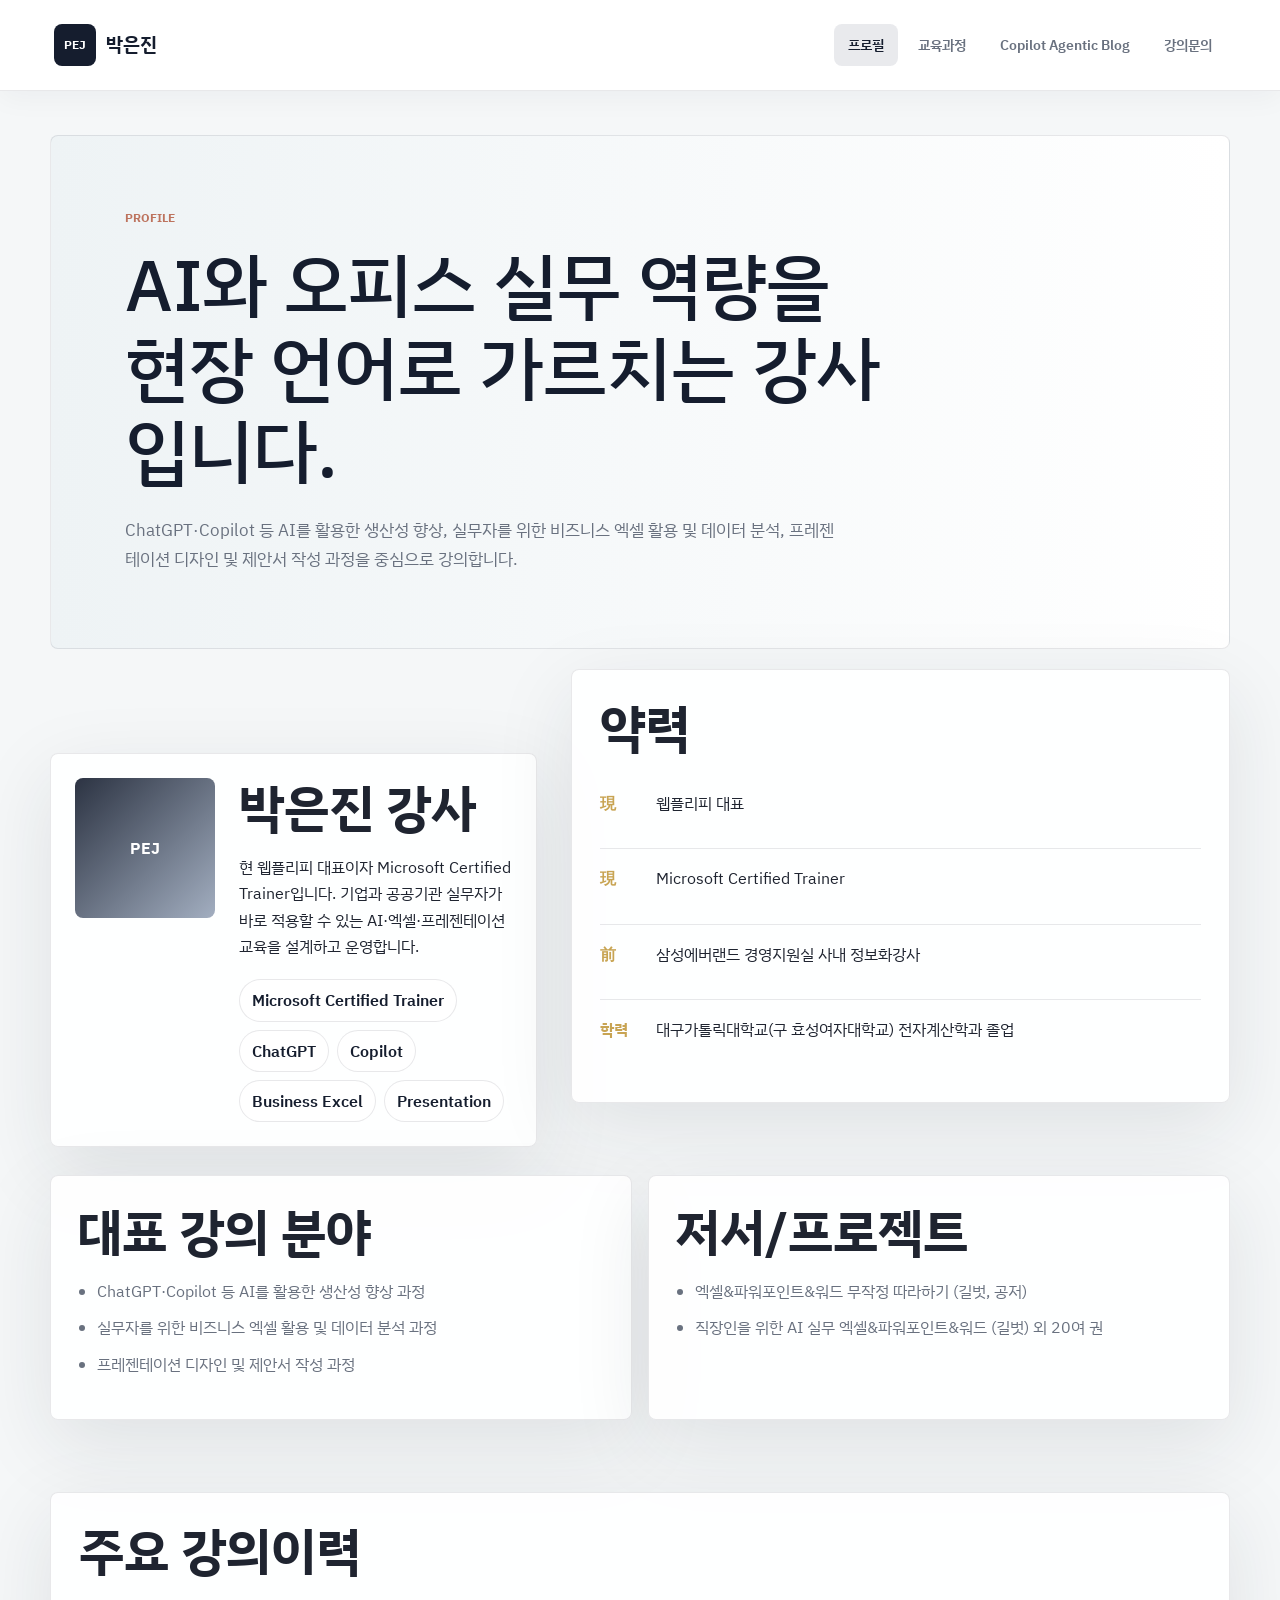
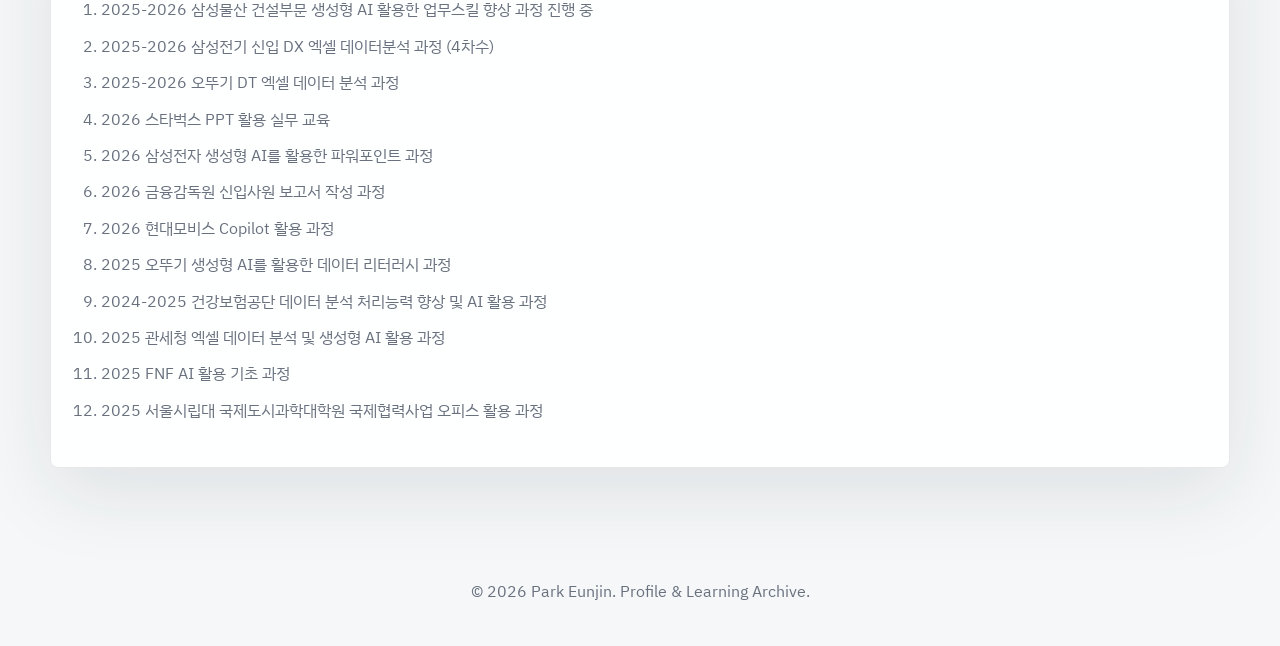
<file: profile.html>
<!DOCTYPE html>
<html lang="ko">
<head>
    <meta charset="UTF-8">
    <meta name="viewport" content="width=device-width, initial-scale=1.0">
    <title>Profile | 박은진</title>
    <link rel="preconnect" href="https://fonts.googleapis.com">
    <link rel="preconnect" href="https://fonts.gstatic.com" crossorigin>
    <link href="https://fonts.googleapis.com/css2?family=Gowun+Dodum&family=IBM+Plex+Sans+KR:wght@400;500;600;700&display=swap" rel="stylesheet">
    <link rel="stylesheet" href="styles.css">
</head>
<body>
    <header class="site-header"><a class="brand" href="index.html"><span class="brand-mark">PEJ</span><span>박은진</span></a><button class="nav-toggle" type="button" aria-label="메뉴 열기" aria-expanded="false"><span></span><span></span></button><nav class="site-nav" aria-label="주요 메뉴"><a class="active" href="profile.html">프로필</a><a href="lectures.html">교육과정</a><a href="copilot-agentic-blog.html">Copilot Agentic Blog</a><a href="contact.html">강의문의</a></nav></header>
    <main>
        <section class="page-hero section-shell reveal"><p class="eyebrow">Profile</p><h1>AI와 오피스 실무 역량을 현장 언어로 가르치는 강사입니다.</h1><p>ChatGPT·Copilot 등 AI를 활용한 생산성 향상, 실무자를 위한 비즈니스 엑셀 활용 및 데이터 분석, 프레젠테이션 디자인 및 제안서 작성 과정을 중심으로 강의합니다.</p></section>
        <section class="section-shell split-section compact"><div class="profile-card reveal"><div class="portrait" aria-hidden="true">PEJ</div><div><h2>박은진 강사</h2><p>현 웹플리피 대표이자 Microsoft Certified Trainer입니다. 기업과 공공기관 실무자가 바로 적용할 수 있는 AI·엑셀·프레젠테이션 교육을 설계하고 운영합니다.</p><ul class="tag-list"><li>Microsoft Certified Trainer</li><li>ChatGPT</li><li>Copilot</li><li>Business Excel</li><li>Presentation</li></ul></div></div><div class="timeline reveal"><h2>약력</h2><article><span>現</span><p>웹플리피 대표</p></article><article><span>現</span><p>Microsoft Certified Trainer</p></article><article><span>前</span><p>삼성에버랜드 경영지원실 사내 정보화강사</p></article><article><span>학력</span><p>대구가톨릭대학교(구 효성여자대학교) 전자계산학과 졸업</p></article></div></section>
        <section class="section-shell credential-grid reveal"><article><h2>대표 강의 분야</h2><ul class="check-list"><li>ChatGPT·Copilot 등 AI를 활용한 생산성 향상 과정</li><li>실무자를 위한 비즈니스 엑셀 활용 및 데이터 분석 과정</li><li>프레젠테이션 디자인 및 제안서 작성 과정</li></ul></article><article><h2>저서/프로젝트</h2><ul class="check-list"><li>엑셀&파워포인트&워드 무작정 따라하기 (길벗, 공저)</li><li>직장인을 위한 AI 실무 엑셀&파워포인트&워드 (길벗) 외 20여 권</li></ul></article></section>
        <section class="section-shell lecture-history reveal"><h2>주요 강의이력</h2><ol><li>2025-2026 삼성물산 건설부문 생성형 AI 활용한 업무스킬 향상 과정 진행 중</li><li>2025-2026 삼성전기 신입 DX 엑셀 데이터분석 과정 (4차수)</li><li>2025-2026 오뚜기 DT 엑셀 데이터 분석 과정</li><li>2026 스타벅스 PPT 활용 실무 교육</li><li>2026 삼성전자 생성형 AI를 활용한 파워포인트 과정</li><li>2026 금융감독원 신입사원 보고서 작성 과정</li><li>2026 현대모비스 Copilot 활용 과정</li><li>2025 오뚜기 생성형 AI를 활용한 데이터 리터러시 과정</li><li>2024-2025 건강보험공단 데이터 분석 처리능력 향상 및 AI 활용 과정</li><li>2025 관세청 엑셀 데이터 분석 및 생성형 AI 활용 과정</li><li>2025 FNF AI 활용 기초 과정</li><li>2025 서울시립대 국제도시과학대학원 국제협력사업 오피스 활용 과정</li></ol></section>
    </main>
    <footer class="site-footer"><p>© 2026 Park Eunjin. Profile & Learning Archive.</p></footer><script src="script.js"></script>
</body>
</html>
</file>
<file: styles.css>
:root {
    --ink: #1f2430;
    --muted: #69717f;
    --paper: #f5f7f8;
    --surface: #ffffff;
    --soft: #e8edf0;
    --blue: #28364f;
    --blue-dark: #151d2e;
    --accent: #7f8fa8;
    --clay: #bd735e;
    --gold: #c8a453;
    --line: rgba(31, 36, 48, 0.1);
    --shadow: 0 24px 80px rgba(31, 36, 48, 0.1);
}

* {
    box-sizing: border-box;
}

html {
    scroll-behavior: smooth;
}

body {
    margin: 0;
    color: var(--ink);
    background: var(--paper);
    font-family: "IBM Plex Sans KR", sans-serif;
    line-height: 1.65;
}

a {
    color: inherit;
    text-decoration: none;
}

button,
a {
    -webkit-tap-highlight-color: transparent;
}

.site-header {
    position: sticky;
    top: 0;
    z-index: 20;
    display: flex;
    align-items: center;
    justify-content: space-between;
    width: 100%;
    margin: 0;
    padding: 24px max(54px, calc((100% - 1180px) / 2));
    border-bottom: 1px solid var(--line);
    background: rgba(255, 255, 255, 0.96);
    box-shadow: 0 8px 26px rgba(31, 36, 48, 0.04);
    backdrop-filter: blur(14px);
}

.brand,
.site-nav {
    display: flex;
    align-items: center;
}

.brand {
    gap: 10px;
    color: var(--blue-dark);
    font-size: 1.18rem;
    font-weight: 800;
}

.brand-mark {
    display: grid;
    width: 42px;
    height: 42px;
    place-items: center;
    border-radius: 8px;
    color: #fff;
    background: var(--blue-dark);
    font-size: 0.78rem;
    letter-spacing: 0;
}

.site-nav {
    gap: 6px;
    flex-wrap: wrap;
    justify-content: flex-end;
}

.site-nav a {
    padding: 9px 14px;
    border-radius: 8px;
    color: var(--muted);
    font-size: 0.9rem;
    font-weight: 600;
}

.site-nav a:hover {
    color: var(--blue-dark);
    background: rgba(40, 54, 79, 0.08);
}

.site-nav a.active {
    color: var(--blue-dark);
    background: rgba(40, 54, 79, 0.1);
}

.nav-toggle {
    display: none;
    width: 42px;
    height: 42px;
    border: 0;
    border-radius: 8px;
    background: rgba(40, 54, 79, 0.1);
}

.nav-toggle span {
    display: block;
    width: 18px;
    height: 2px;
    margin: 5px auto;
    background: var(--blue-dark);
}

.section-shell {
    width: min(1180px, calc(100% - 32px));
    margin: 0 auto;
}

.hero {
    position: relative;
    display: grid;
    grid-template-columns: minmax(0, 0.9fr) minmax(360px, 1.1fr);
    gap: 44px;
    align-items: center;
    min-height: calc(100vh - 92px);
    margin-top: 0;
    padding: 76px 84px 62px;
    background: linear-gradient(90deg, #eef3f5 0%, #e5ebee 100%);
}

.eyebrow {
    margin: 0 0 14px;
    color: var(--clay);
    font-size: 0.78rem;
    font-weight: 700;
    letter-spacing: 0;
    text-transform: uppercase;
}

h1,
h2,
h3,
p {
    margin-top: 0;
}

h1,
h2 {
    font-family: "IBM Plex Sans KR", sans-serif;
    line-height: 1.16;
    letter-spacing: 0;
}

h1 {
    max-width: 780px;
    margin-bottom: 24px;
    color: var(--blue-dark);
    font-size: clamp(2.7rem, 5.6vw, 5rem);
    font-weight: 500;
}

h2 {
    margin-bottom: 16px;
    font-size: clamp(2rem, 4vw, 3.5rem);
}

h3 {
    margin-bottom: 12px;
    line-height: 1.35;
}

.hero-text {
    max-width: 590px;
    color: var(--muted);
    font-size: 1.08rem;
}

.hero-actions,
.contact-actions {
    display: flex;
    flex-wrap: wrap;
    gap: 12px;
    margin-top: 30px;
}

.button {
    display: inline-flex;
    align-items: center;
    justify-content: center;
    min-height: 46px;
    padding: 12px 18px;
    border: 1px solid var(--line);
    border-radius: 999px;
    font-weight: 700;
}

.button.primary {
    color: #fff;
    background: var(--blue-dark);
    border-color: var(--blue-dark);
}

.button.secondary {
    background: rgba(255, 255, 255, 0.86);
}

.hero-arrow {
    position: absolute;
    top: 50%;
    left: 18px;
    z-index: 2;
    display: grid;
    width: 34px;
    height: 34px;
    place-items: center;
    border: 1px solid rgba(40, 54, 79, 0.22);
    border-radius: 999px;
    color: var(--accent);
    background: transparent;
    font: inherit;
    font-size: 1.7rem;
    line-height: 1;
}

.hero-arrow.next {
    right: 18px;
    left: auto;
}

.hero-visual {
    position: relative;
    min-height: 520px;
}

.visual-card {
    position: absolute;
    border: 1px solid rgba(40, 54, 79, 0.09);
    border-radius: 8px;
    background: rgba(255, 255, 255, 0.72);
    box-shadow: 0 24px 70px rgba(31, 36, 48, 0.11);
}

.visual-card span,
.visual-card strong {
    display: block;
}

.main-card {
    right: 5%;
    bottom: 0;
    width: min(390px, 82%);
    min-height: 430px;
    padding: 38px;
    color: #fff;
    background:
        linear-gradient(155deg, rgba(21, 29, 46, 0.84), rgba(40, 54, 79, 0.44)),
        url("https://images.unsplash.com/photo-1551836022-d5d88e9218df?auto=format&fit=crop&w=900&q=80") center/cover;
}

.main-card span {
    font-size: 4.4rem;
    font-weight: 800;
    line-height: 1;
}

.main-card strong {
    margin-top: 230px;
    max-width: 260px;
    font-size: 1.35rem;
}

.stat-card {
    top: 18px;
    left: 0;
    width: 210px;
    padding: 24px;
}

.stat-card strong {
    color: var(--blue-dark);
    font-size: 2.8rem;
    line-height: 1;
}

.stat-card span,
.topic-card span {
    color: var(--muted);
    font-size: 0.9rem;
}

.topic-card {
    right: 0;
    top: 88px;
    width: 280px;
    padding: 22px;
}

.topic-card strong {
    margin-top: 8px;
    color: var(--blue-dark);
    font-size: 1.22rem;
}

.hero-panel,
.profile-card,
.course-card,
.material-card,
.portfolio-strip,
.note-list,
.contact-box {
    border: 1px solid var(--line);
    border-radius: 8px;
    background: rgba(255, 255, 255, 0.9);
    box-shadow: var(--shadow);
}

.blog-directory {
    margin-bottom: 72px;
}

.blog-card-grid {
    display: grid;
    grid-template-columns: repeat(2, minmax(0, 1fr));
    gap: 18px;
}

.blog-link-card,
.blog-link-list a {
    border: 1px solid var(--line);
    border-radius: 8px;
    background: rgba(255, 255, 255, 0.9);
    box-shadow: 0 16px 42px rgba(31, 36, 48, 0.07);
}

.blog-link-card {
    display: flex;
    min-height: 260px;
    flex-direction: column;
    padding: 24px;
}

.blog-link-card span,
.blog-link-list span {
    color: var(--clay);
    font-size: 0.78rem;
    font-weight: 700;
}

.blog-link-card h3 {
    margin-top: 12px;
    font-size: 1.35rem;
}

.blog-link-card p {
    color: var(--muted);
}

.blog-link-card a {
    margin-top: auto;
    color: var(--blue-dark);
    font-weight: 700;
}

.blog-link-list {
    display: grid;
    grid-template-columns: repeat(2, minmax(0, 1fr));
    gap: 12px;
}

.blog-link-list.compact {
    grid-template-columns: repeat(3, minmax(0, 1fr));
}

.blog-link-list a {
    display: flex;
    min-height: 78px;
    align-items: center;
    gap: 14px;
    padding: 18px;
    font-weight: 700;
}

.hero-panel {
    padding: 26px;
}

.panel-topline,
.material-card footer {
    display: flex;
    align-items: center;
    justify-content: space-between;
    gap: 16px;
}

.panel-topline {
    margin-bottom: 20px;
    color: var(--muted);
}

.metric-grid {
    display: grid;
    grid-template-columns: repeat(3, 1fr);
    gap: 10px;
}

.metric-grid article {
    min-height: 112px;
    padding: 16px;
    border-radius: 8px;
    background: var(--soft);
}

.metric-grid strong {
    display: block;
    color: var(--blue-dark);
    font-size: 2rem;
    line-height: 1;
}

.metric-grid span,
.panel-list p,
.material-card footer,
.course-card span {
    color: var(--muted);
    font-size: 0.9rem;
}

.panel-list {
    display: grid;
    gap: 10px;
    margin-top: 26px;
}

.panel-list p {
    margin-bottom: 0;
}

.panel-list a {
    padding: 12px;
    border-radius: 8px;
    background: rgba(40, 54, 79, 0.08);
    font-weight: 600;
}

.split-section,
.section-heading {
    padding: 84px 0 28px;
}

.split-section {
    display: grid;
    grid-template-columns: 0.85fr 1.15fr;
    gap: 34px;
    align-items: start;
}

.section-heading {
    max-width: 760px;
}

.section-heading p:not(.eyebrow) {
    color: var(--muted);
}

.profile-card {
    display: grid;
    grid-template-columns: 140px 1fr;
    gap: 24px;
    margin-top: 84px;
    padding: 24px;
}

.portrait {
    display: grid;
    width: 140px;
    aspect-ratio: 1;
    place-items: center;
    border-radius: 8px;
    color: #fff;
    background:
        linear-gradient(135deg, rgba(21, 29, 46, 0.9), rgba(127, 143, 168, 0.72)),
        url("https://images.unsplash.com/photo-1454165804606-c3d57bc86b40?auto=format&fit=crop&w=600&q=80") center/cover;
    font-weight: 700;
}

.tag-list {
    display: flex;
    flex-wrap: wrap;
    gap: 8px;
    padding: 0;
    margin: 20px 0 0;
    list-style: none;
}

.tag-list li,
.filter-chip {
    border: 1px solid var(--line);
    border-radius: 999px;
    background: rgba(255, 255, 255, 0.68);
}

.tag-list li {
    padding: 7px 12px;
    color: var(--blue-dark);
    font-weight: 600;
}

.course-grid,
.material-grid {
    display: grid;
    grid-template-columns: repeat(3, 1fr);
    gap: 16px;
}

.course-card,
.material-card {
    padding: 26px;
}

.course-card {
    min-height: 238px;
}

.course-card a,
.material-card a {
    color: var(--blue-dark);
    font-weight: 700;
}

.materials-section {
    margin-top: 90px;
    padding: 0 0 84px;
    background: linear-gradient(180deg, rgba(40, 54, 79, 0.06), rgba(255, 255, 255, 0));
}

.filter-bar {
    display: flex;
    flex-wrap: wrap;
    gap: 8px;
    margin-bottom: 18px;
}

.filter-chip {
    min-height: 40px;
    padding: 8px 14px;
    color: var(--muted);
    cursor: pointer;
    font: inherit;
    font-weight: 700;
}

.filter-chip.active,
.filter-chip:hover {
    color: #fff;
    background: var(--blue-dark);
    border-color: var(--blue-dark);
}

.material-grid {
    grid-template-columns: repeat(4, 1fr);
}

.material-card {
    display: flex;
    min-height: 280px;
    flex-direction: column;
    justify-content: space-between;
    transition: transform 180ms ease, opacity 180ms ease;
}

.material-card.is-hidden {
    display: none;
}

.file-type {
    display: inline-flex;
    margin-bottom: 20px;
    padding: 4px 8px;
    border-radius: 6px;
    color: #fff;
    background: var(--clay);
    font-size: 0.78rem;
    font-weight: 700;
}

.portfolio-strip {
    display: grid;
    grid-template-columns: repeat(3, 1fr);
    overflow: hidden;
}

.portfolio-strip article {
    min-height: 260px;
    padding: 28px;
    border-right: 1px solid var(--line);
}

.portfolio-strip article:last-child {
    border-right: 0;
}

.portfolio-strip span {
    color: var(--gold);
    font-weight: 700;
}

.notes-section {
    padding-bottom: 86px;
}

.note-list {
    display: grid;
}

.note-list a {
    display: flex;
    gap: 14px;
    align-items: center;
    padding: 18px 22px;
    border-bottom: 1px solid var(--line);
    font-weight: 700;
}

.note-list a:last-child {
    border-bottom: 0;
}

.note-list span {
    min-width: 62px;
    color: var(--clay);
    font-size: 0.88rem;
}

.contact-section {
    padding: 20px 0 80px;
}

.contact-box {
    padding: 42px;
    color: #fff;
    background:
    linear-gradient(135deg, rgba(21, 29, 46, 0.95), rgba(40, 54, 79, 0.82)),
        url("https://images.unsplash.com/photo-1516321318423-f06f85e504b3?auto=format&fit=crop&w=1400&q=80") center/cover;
}

.contact-box p:not(.eyebrow) {
    max-width: 650px;
    color: rgba(255, 255, 255, 0.8);
}

.contact-box .button.secondary {
    color: #fff;
    background: rgba(255, 255, 255, 0.12);
}

.page-hero {
    margin-top: 44px;
    padding: 72px 74px 58px;
    border: 1px solid var(--line);
    border-radius: 8px;
    background: linear-gradient(90deg, #eef3f5 0%, #ffffff 100%);
}

.page-hero p:not(.eyebrow) {
    max-width: 720px;
    color: var(--muted);
    font-size: 1.08rem;
}

.summary-grid,
.content-grid,
.page-grid {
    display: grid;
    gap: 16px;
    padding-bottom: 78px;
}

.summary-grid {
    grid-template-columns: repeat(3, 1fr);
}

.content-grid {
    grid-template-columns: 0.85fr 1.15fr;
    align-items: start;
}

.summary-card,
.mini-list,
.timeline,
.detail-page,
.search-box {
    border: 1px solid var(--line);
    border-radius: 8px;
    background: rgba(255, 255, 255, 0.9);
    box-shadow: var(--shadow);
}

.summary-card {
    min-height: 220px;
    padding: 26px;
}

.summary-card span,
.timeline span,
.detail-meta span {
    color: var(--gold);
    font-weight: 700;
}

.mini-list {
    display: grid;
    overflow: hidden;
}

.mini-list a {
    display: flex;
    gap: 14px;
    align-items: center;
    padding: 18px 20px;
    border-bottom: 1px solid var(--line);
    font-weight: 700;
}

.mini-list a:last-child {
    border-bottom: 0;
}

.mini-list span {
    min-width: 58px;
    color: var(--clay);
    font-size: 0.86rem;
}

.compact {
    padding-top: 20px;
}

.timeline,
.detail-page {
    padding: 28px;
}

.timeline article {
    display: grid;
    grid-template-columns: 44px 1fr;
    gap: 12px;
    padding: 16px 0;
    border-bottom: 1px solid var(--line);
}

.timeline article:last-child {
    border-bottom: 0;
}

.detail-page {
    margin-top: 64px;
    margin-bottom: 84px;
}

.detail-meta {
    display: flex;
    flex-wrap: wrap;
    gap: 10px;
    margin: 26px 0 36px;
}

.detail-meta span {
    padding: 8px 12px;
    border: 1px solid var(--line);
    border-radius: 999px;
    background: rgba(255, 255, 255, 0.72);
}

.step-list {
    display: grid;
    gap: 10px;
    padding-left: 22px;
    color: var(--muted);
}

.materials-section.flat {
    margin-top: 0;
    background: transparent;
}

.search-box {
    display: grid;
    gap: 8px;
    margin-bottom: 14px;
    padding: 16px;
    color: var(--muted);
    font-weight: 700;
}

.search-box input {
    width: 100%;
    min-height: 46px;
    padding: 10px 14px;
    border: 1px solid var(--line);
    border-radius: 8px;
    color: var(--ink);
    background: #fff;
    font: inherit;
}

.credential-grid {
    display: grid;
    grid-template-columns: repeat(2, 1fr);
    gap: 16px;
    padding-bottom: 72px;
}

.credential-grid article,
.lecture-history {
    border: 1px solid var(--line);
    border-radius: 8px;
    background: rgba(255, 255, 255, 0.9);
    box-shadow: var(--shadow);
}

.credential-grid article {
    padding: 26px;
}

.check-list,
.lecture-history ol {
    display: grid;
    gap: 10px;
    color: var(--muted);
}

.check-list {
    padding-left: 20px;
}

.lecture-history {
    margin-bottom: 84px;
    padding: 28px;
}

.lecture-history ol {
    padding-left: 22px;
}

.site-footer {
    padding: 26px;
    color: var(--muted);
    text-align: center;
}

.reveal {
    opacity: 0;
    transform: translateY(18px);
    transition: opacity 520ms ease, transform 520ms ease;
}

.reveal.is-visible {
    opacity: 1;
    transform: translateY(0);
}

@media (max-width: 920px) {
    .hero,
    .split-section,
    .profile-card,
    .summary-grid,
    .content-grid,
    .credential-grid {
        grid-template-columns: 1fr;
    }

    .hero {
        min-height: auto;
        padding: 58px 44px 50px;
    }

    .hero-visual {
        min-height: 420px;
    }

    .main-card {
        right: 2%;
        width: min(430px, 88%);
        min-height: 340px;
    }

    .main-card strong {
        margin-top: 160px;
    }

    .topic-card {
        right: 5%;
    }

    .profile-card {
        margin-top: 0;
    }

    .course-grid,
    .material-grid,
    .blog-card-grid,
    .blog-link-list,
    .blog-link-list.compact,
    .portfolio-strip {
        grid-template-columns: 1fr 1fr;
    }

    .portfolio-strip article:nth-child(2) {
        border-right: 0;
    }
}

@media (max-width: 720px) {
    .site-header {
        align-items: flex-start;
        flex-wrap: wrap;
        padding: 16px;
    }

    .nav-toggle {
        display: block;
    }

    .site-nav {
        display: none;
        width: 100%;
        flex-direction: column;
        align-items: stretch;
        padding-top: 12px;
    }

    .site-nav.is-open {
        display: flex;
    }

    .site-nav a {
        min-height: 42px;
    }

    .hero-actions,
    .contact-actions {
        flex-direction: column;
    }

    .button {
        width: 100%;
    }

    .hero {
        width: 100%;
        padding: 44px 16px 34px;
    }

    .hero-arrow {
        display: none;
    }

    .hero-visual {
        min-height: 360px;
    }

    .main-card {
        position: relative;
        right: 0;
        bottom: auto;
        width: 100%;
        min-height: 300px;
        padding: 28px;
    }

    .main-card span {
        font-size: 3.2rem;
    }

    .main-card strong {
        margin-top: 140px;
    }

    .stat-card,
    .topic-card {
        position: relative;
        top: auto;
        right: auto;
        left: auto;
        width: 100%;
        margin-bottom: 12px;
    }

    .page-hero {
        margin-top: 18px;
        padding: 42px 22px;
    }

    .metric-grid,
    .course-grid,
    .material-grid,
    .blog-card-grid,
    .blog-link-list,
    .blog-link-list.compact,
    .portfolio-strip {
        grid-template-columns: 1fr;
    }

    .portfolio-strip article,
    .portfolio-strip article:nth-child(2) {
        border-right: 0;
        border-bottom: 1px solid var(--line);
    }

    .portfolio-strip article:last-child {
        border-bottom: 0;
    }

    .portrait {
        width: 100%;
        min-height: 170px;
        aspect-ratio: auto;
    }

    .contact-box {
        padding: 30px 22px;
    }

    .mini-list a,
    .blog-link-list a,
    .note-list a {
        align-items: flex-start;
        flex-direction: column;
    }
}

@media (prefers-reduced-motion: reduce) {
    html {
        scroll-behavior: auto;
    }

    .reveal {
        opacity: 1;
        transform: none;
        transition: none;
    }
}
</file>
